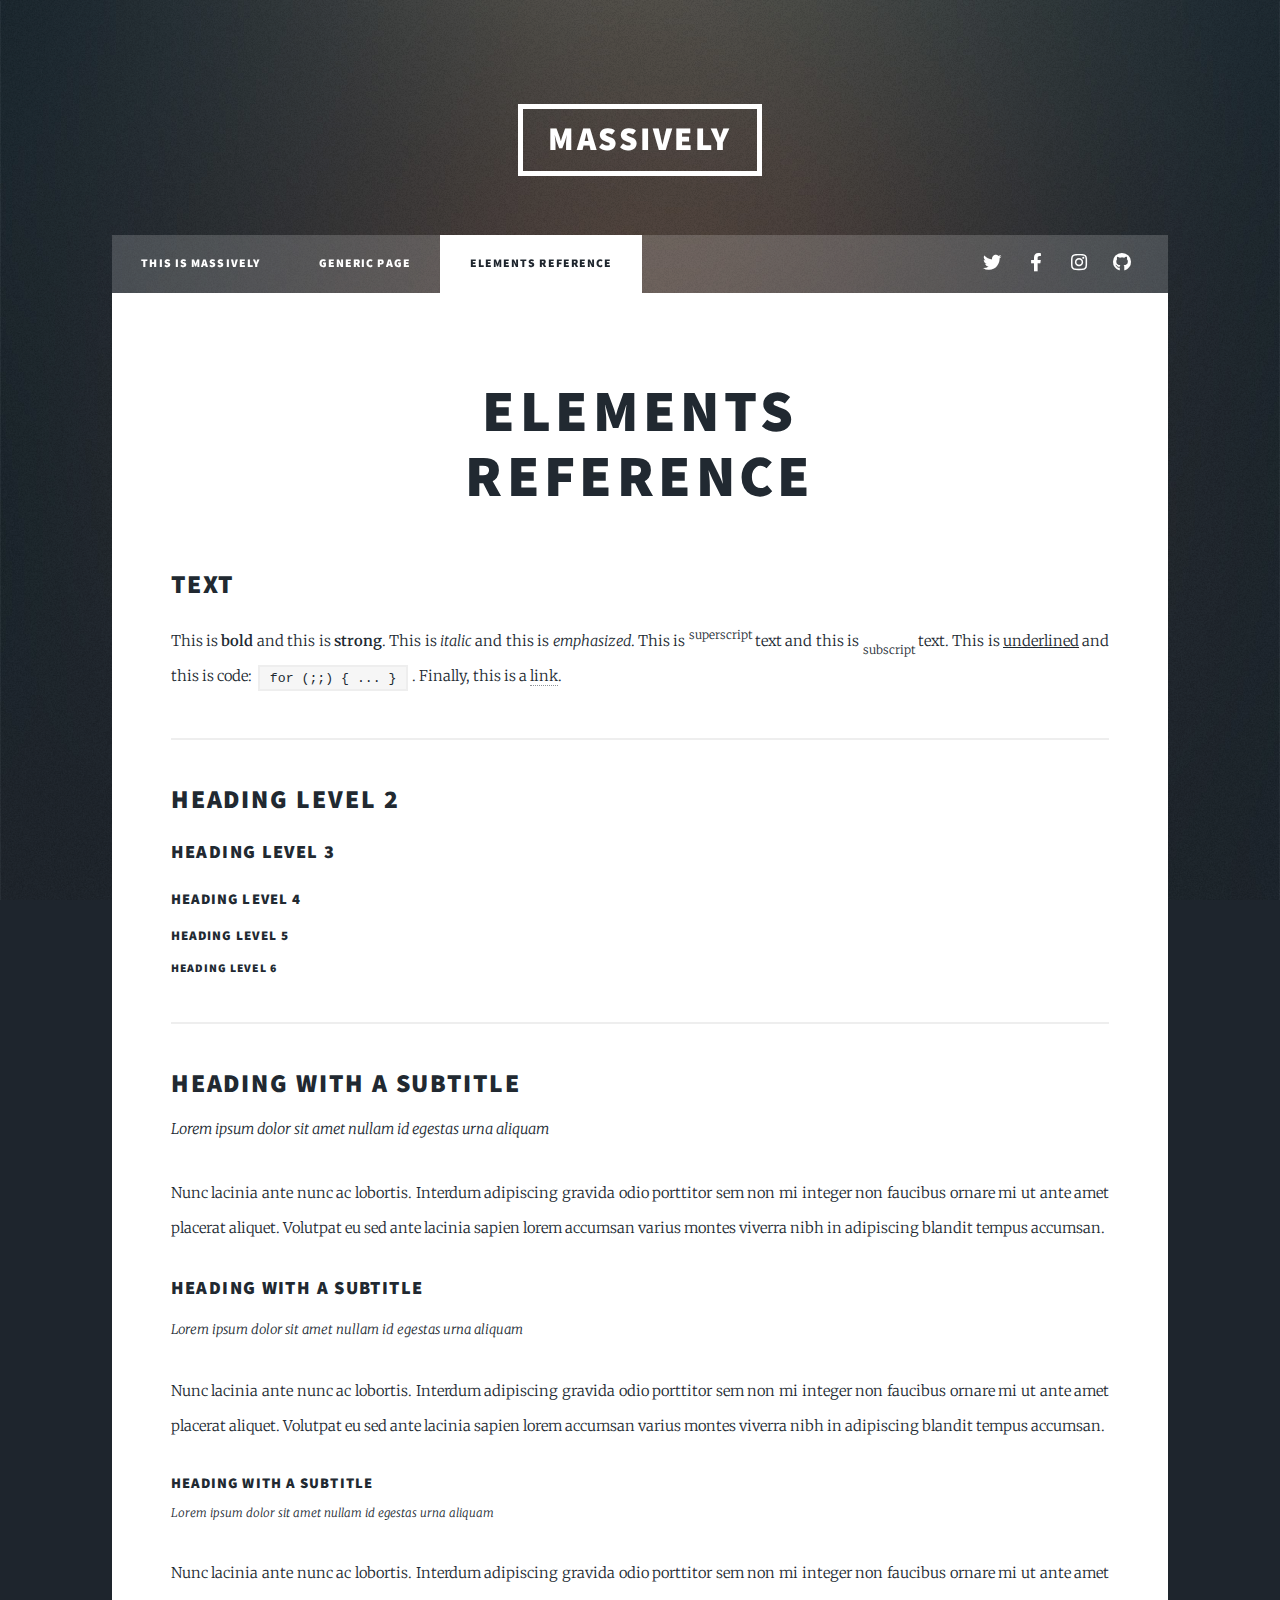
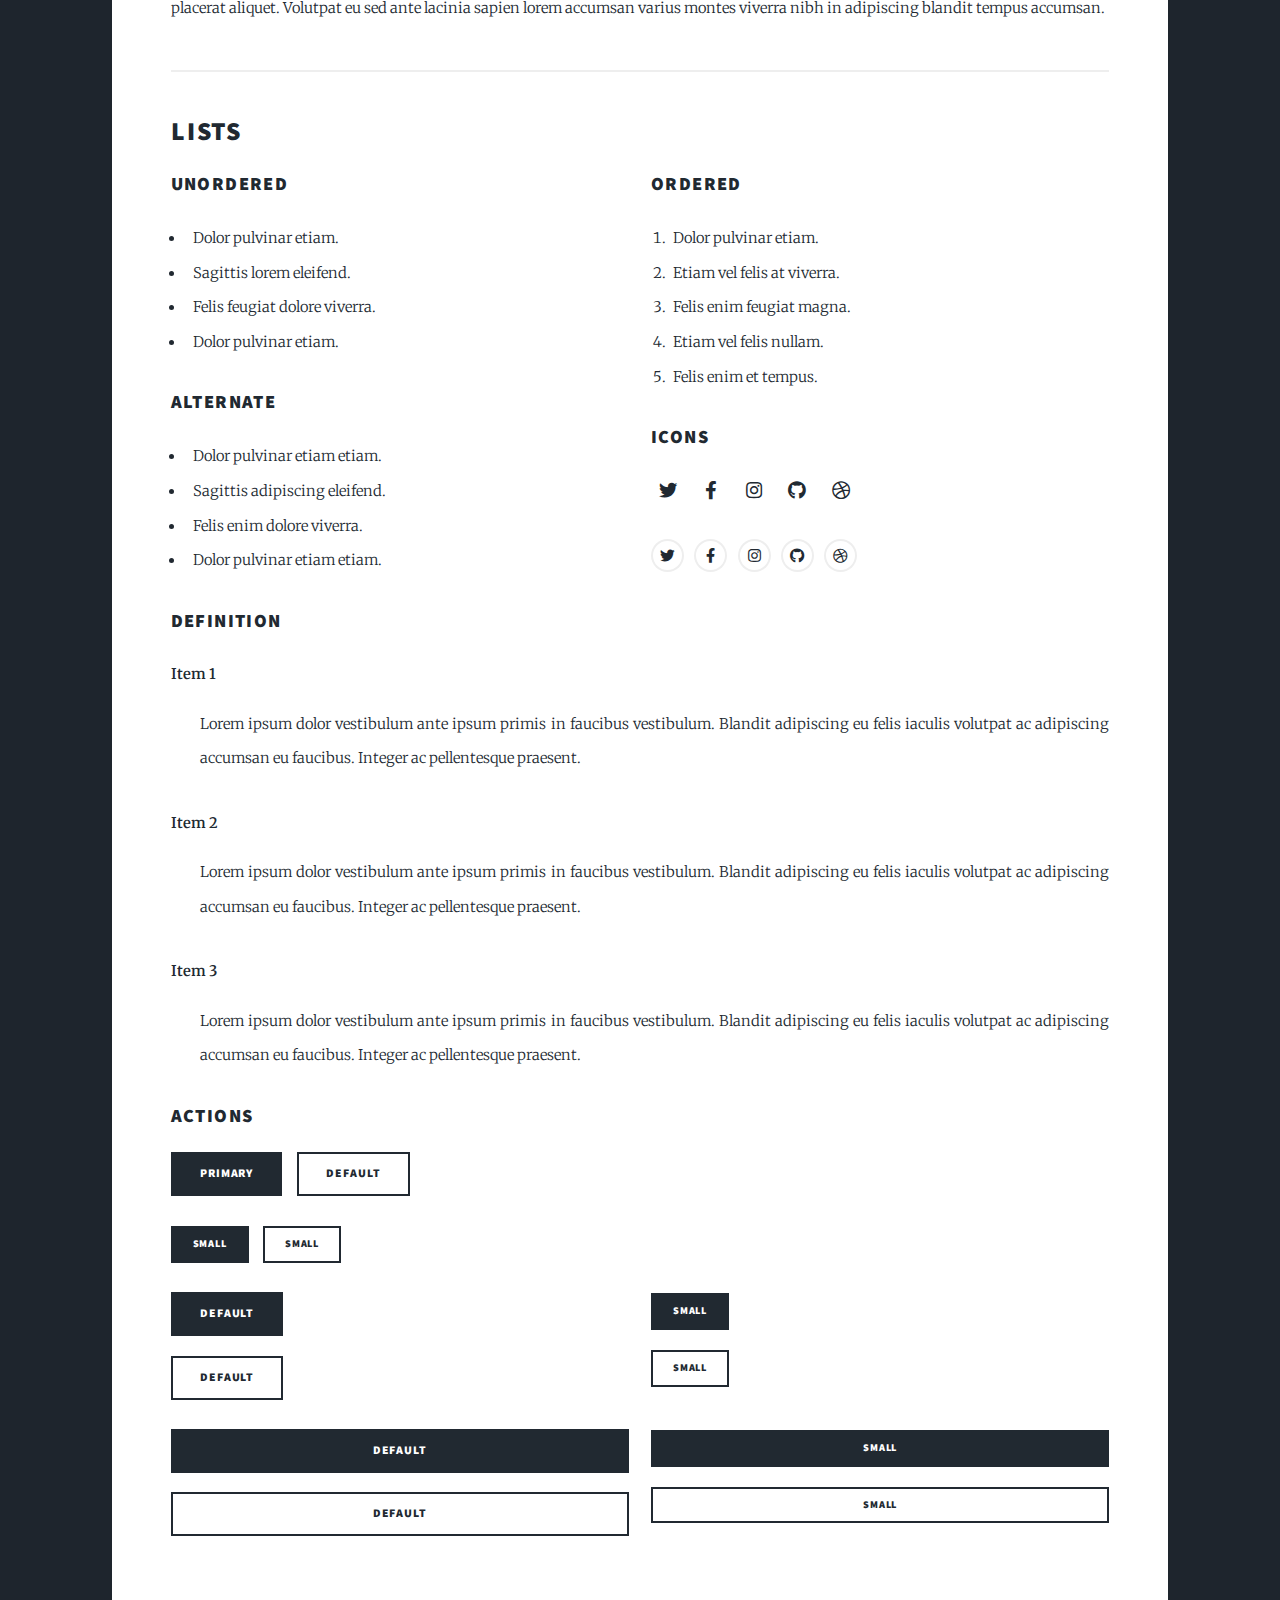
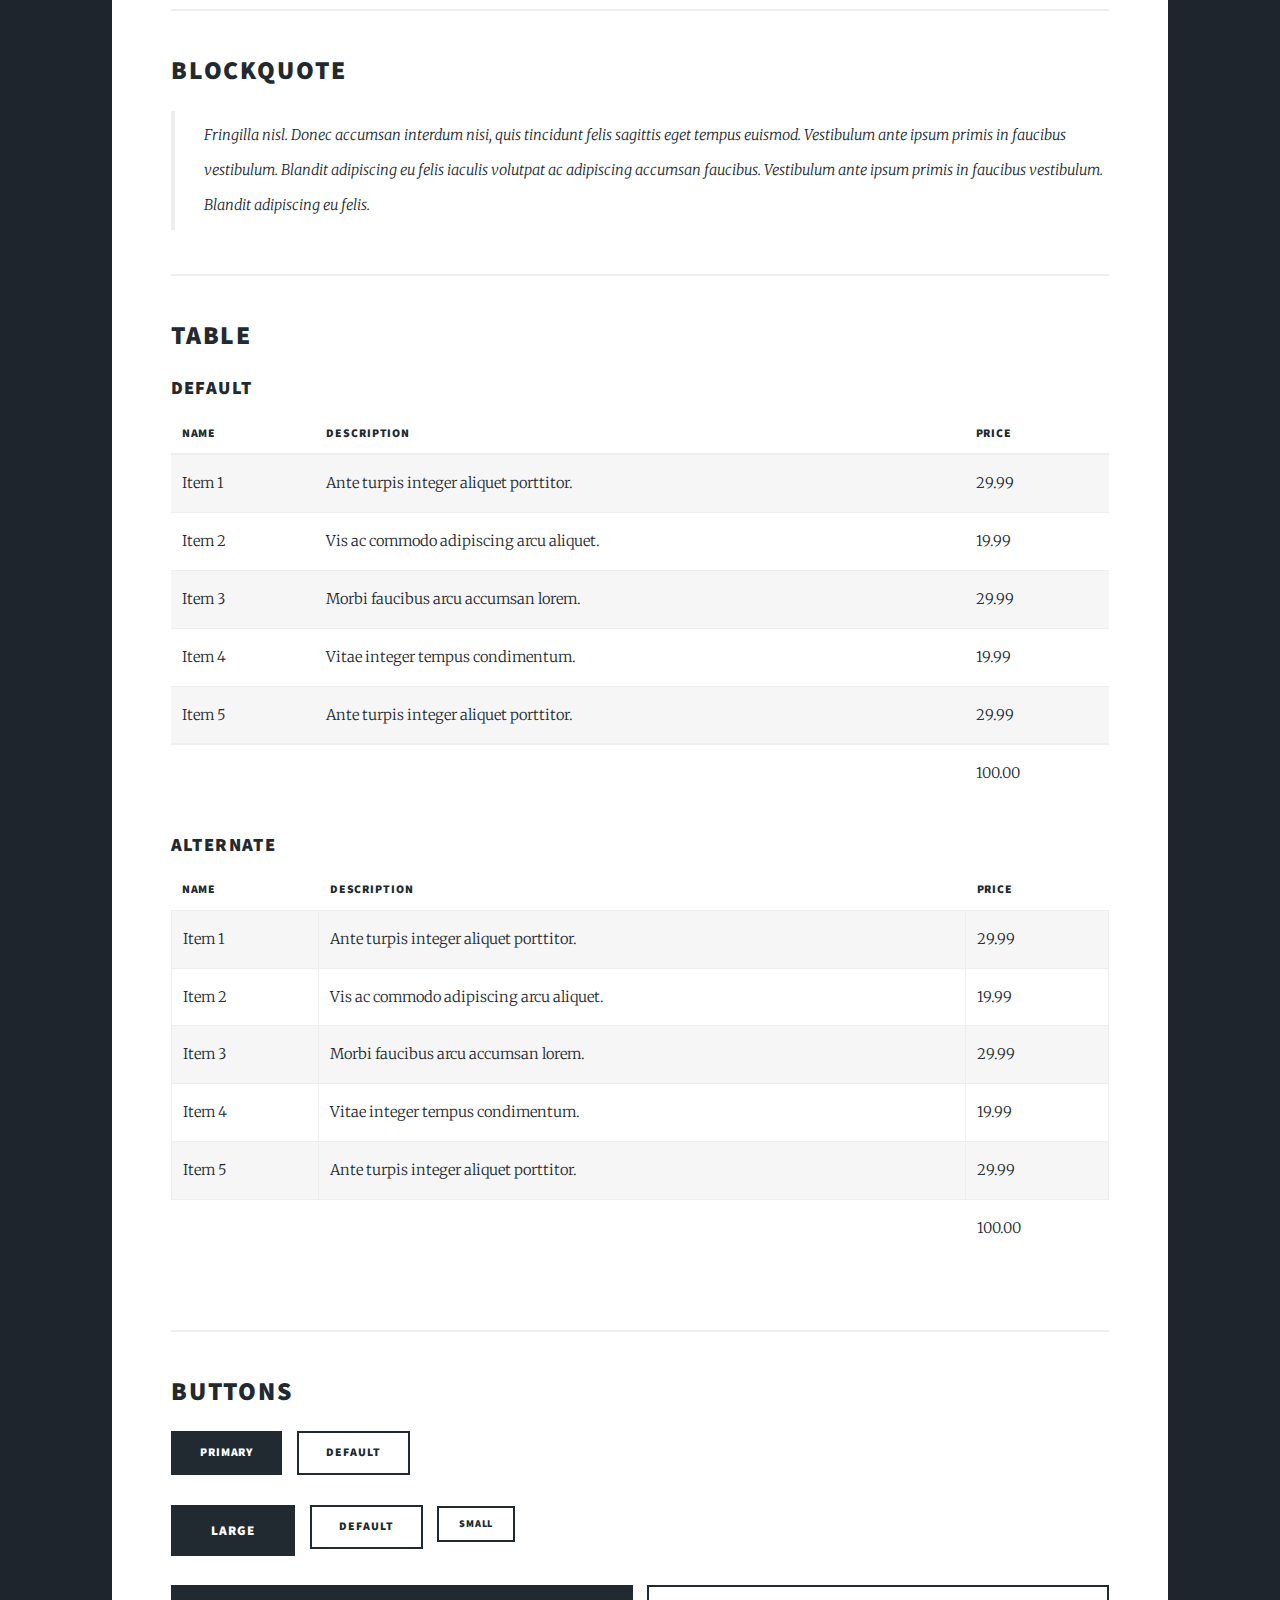
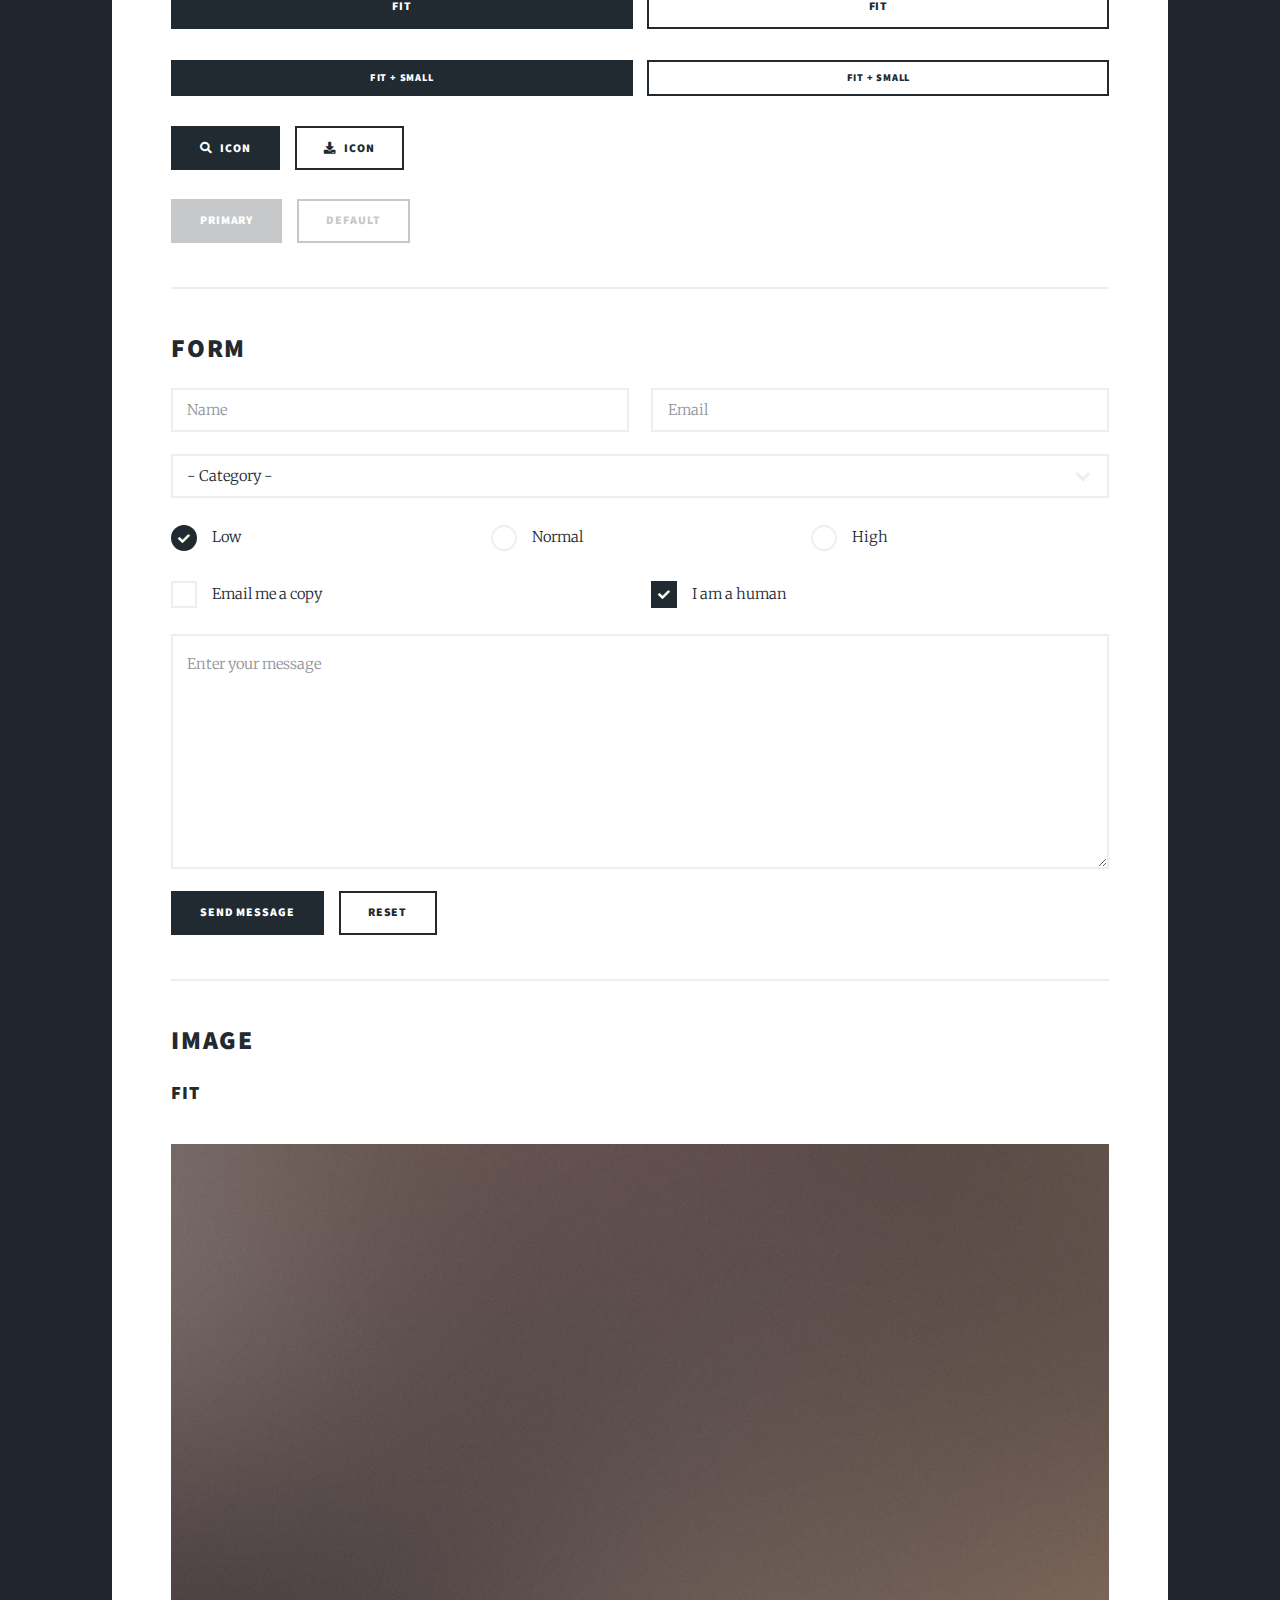
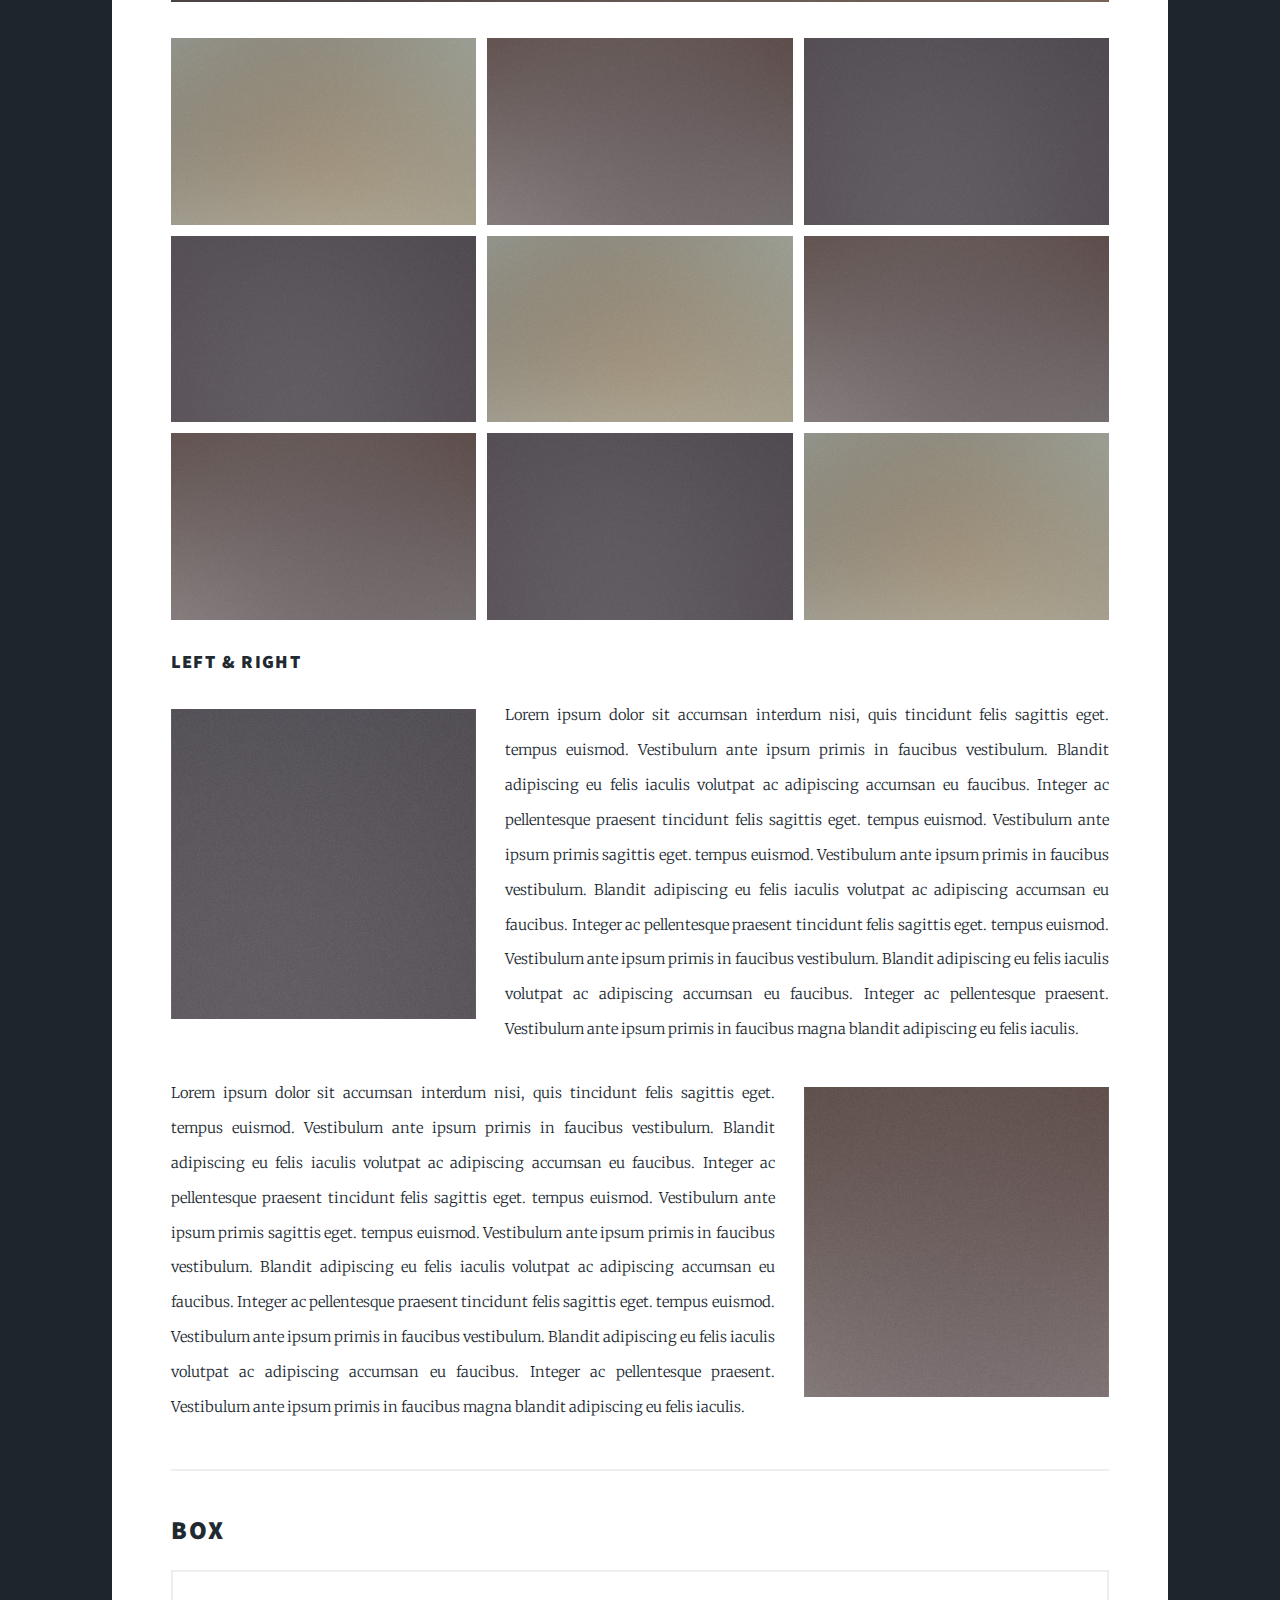
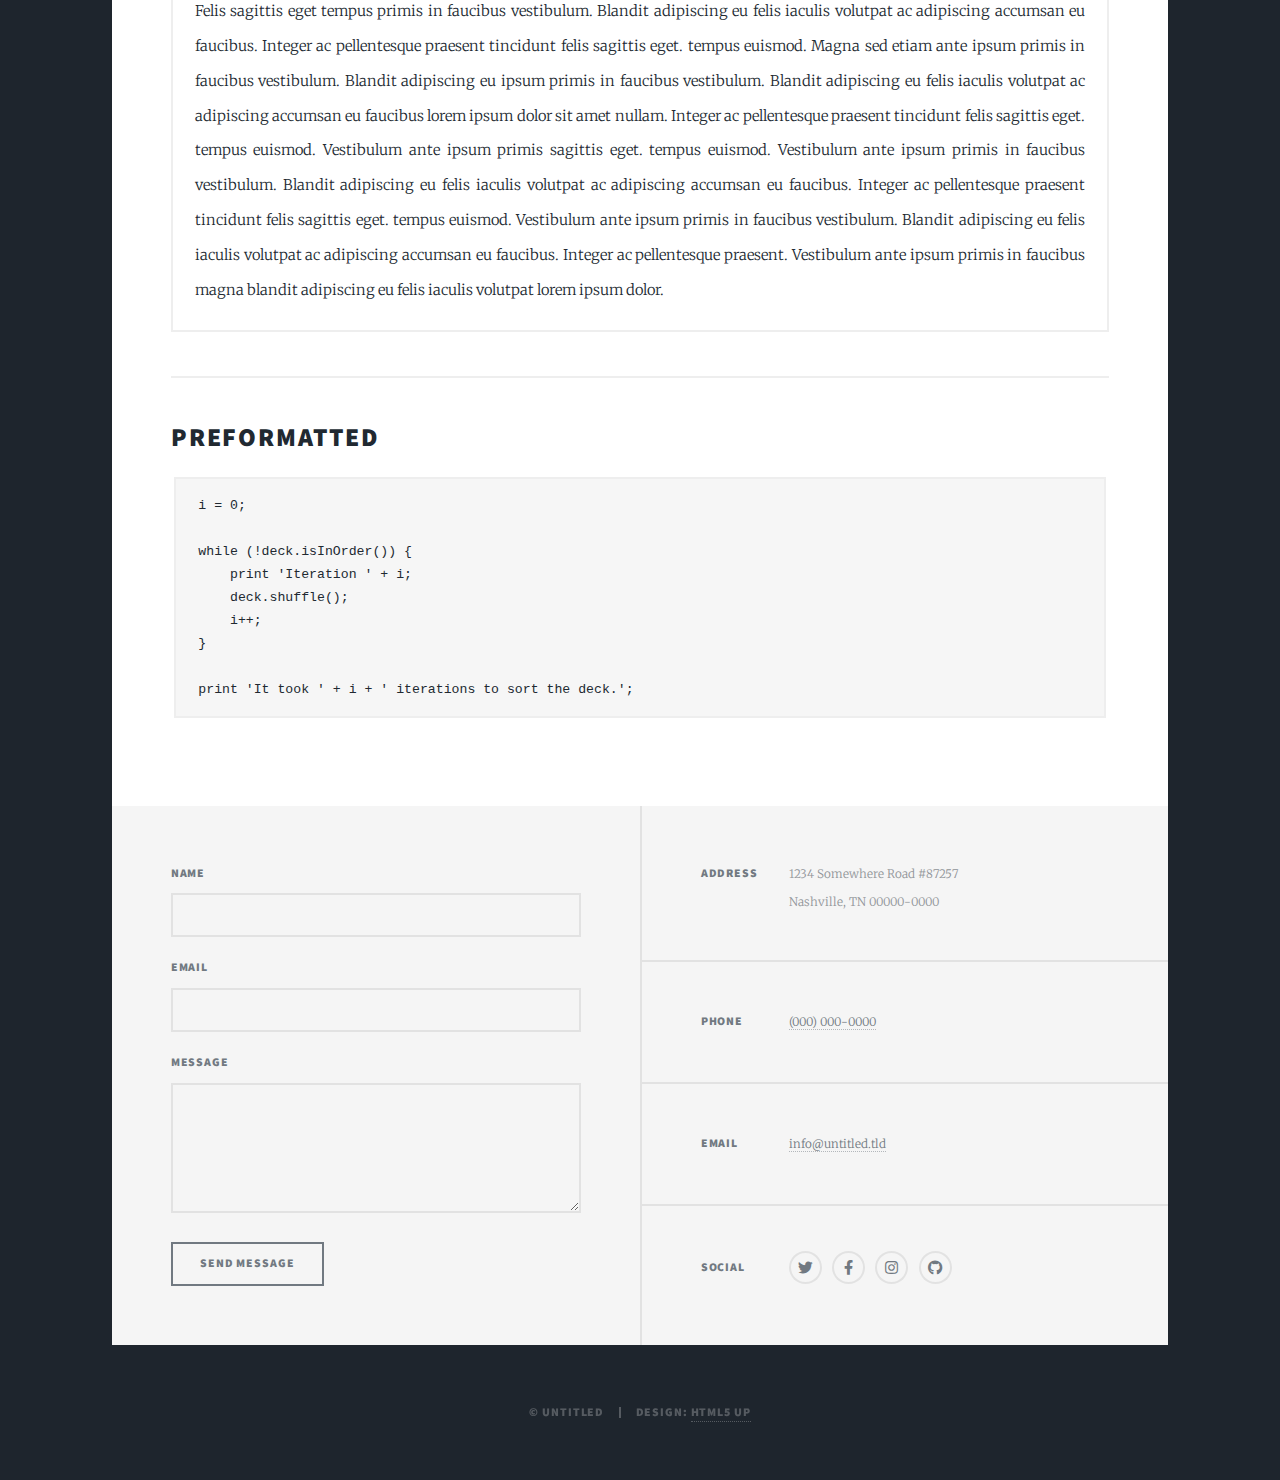
<file: elements.html>
<!DOCTYPE HTML>
<!--
	Massively by HTML5 UP
	html5up.net | @ajlkn
	Free for personal and commercial use under the CCA 3.0 license (html5up.net/license)
-->
<html>
	<head>
		<title>Elements Reference - Massively by HTML5 UP</title>
		<meta charset="utf-8" />
		<meta name="viewport" content="width=device-width, initial-scale=1, user-scalable=no" />
		<link rel="stylesheet" href="assets/css/main.css" />
		<noscript><link rel="stylesheet" href="assets/css/noscript.css" /></noscript>
	</head>
	<body class="is-preload">

		<!-- Wrapper -->
			<div id="wrapper">

				<!-- Header -->
					<header id="header">
						<a href="index.html" class="logo">Massively</a>
					</header>

				<!-- Nav -->
					<nav id="nav">
						<ul class="links">
							<li><a href="index.html">This is Massively</a></li>
							<li><a href="generic.html">Generic Page</a></li>
							<li class="active"><a href="elements.html">Elements Reference</a></li>
						</ul>
						<ul class="icons">
							<li><a href="#" class="icon brands fa-twitter"><span class="label">Twitter</span></a></li>
							<li><a href="#" class="icon brands fa-facebook-f"><span class="label">Facebook</span></a></li>
							<li><a href="#" class="icon brands fa-instagram"><span class="label">Instagram</span></a></li>
							<li><a href="#" class="icon brands fa-github"><span class="label">GitHub</span></a></li>
						</ul>
					</nav>

				<!-- Main -->
					<div id="main">

						<!-- Post -->
							<section class="post">
								<header class="major">
									<h1>Elements<br />
									Reference</h1>
								</header>

								<!-- Text stuff -->
									<h2>Text</h2>
									<p>This is <b>bold</b> and this is <strong>strong</strong>. This is <i>italic</i> and this is <em>emphasized</em>.
									This is <sup>superscript</sup> text and this is <sub>subscript</sub> text.
									This is <u>underlined</u> and this is code: <code>for (;;) { ... }</code>.
									Finally, this is a <a href="#">link</a>.</p>
									<hr />
									<h2>Heading Level 2</h2>
									<h3>Heading Level 3</h3>
									<h4>Heading Level 4</h4>
									<h5>Heading Level 5</h5>
									<h6>Heading Level 6</h6>
									<hr />
									<header>
										<h2>Heading with a Subtitle</h2>
										<p>Lorem ipsum dolor sit amet nullam id egestas urna aliquam</p>
									</header>
									<p>Nunc lacinia ante nunc ac lobortis. Interdum adipiscing gravida odio porttitor sem non mi integer non faucibus ornare mi ut ante amet placerat aliquet. Volutpat eu sed ante lacinia sapien lorem accumsan varius montes viverra nibh in adipiscing blandit tempus accumsan.</p>
									<header>
										<h3>Heading with a Subtitle</h3>
										<p>Lorem ipsum dolor sit amet nullam id egestas urna aliquam</p>
									</header>
									<p>Nunc lacinia ante nunc ac lobortis. Interdum adipiscing gravida odio porttitor sem non mi integer non faucibus ornare mi ut ante amet placerat aliquet. Volutpat eu sed ante lacinia sapien lorem accumsan varius montes viverra nibh in adipiscing blandit tempus accumsan.</p>
									<header>
										<h4>Heading with a Subtitle</h4>
										<p>Lorem ipsum dolor sit amet nullam id egestas urna aliquam</p>
									</header>
									<p>Nunc lacinia ante nunc ac lobortis. Interdum adipiscing gravida odio porttitor sem non mi integer non faucibus ornare mi ut ante amet placerat aliquet. Volutpat eu sed ante lacinia sapien lorem accumsan varius montes viverra nibh in adipiscing blandit tempus accumsan.</p>

									<hr />

								<!-- Lists -->
									<h2>Lists</h2>
									<div class="row">
										<div class="col-6 col-12-small">

											<h3>Unordered</h3>
											<ul>
												<li>Dolor pulvinar etiam.</li>
												<li>Sagittis lorem eleifend.</li>
												<li>Felis feugiat dolore viverra.</li>
												<li>Dolor pulvinar etiam.</li>
											</ul>

											<h3>Alternate</h3>
											<ul class="alt">
												<li>Dolor pulvinar etiam etiam.</li>
												<li>Sagittis adipiscing eleifend.</li>
												<li>Felis enim dolore viverra.</li>
												<li>Dolor pulvinar etiam etiam.</li>
											</ul>

										</div>
										<div class="col-6 col-12-small">

											<h3>Ordered</h3>
											<ol>
												<li>Dolor pulvinar etiam.</li>
												<li>Etiam vel felis at viverra.</li>
												<li>Felis enim feugiat magna.</li>
												<li>Etiam vel felis nullam.</li>
												<li>Felis enim et tempus.</li>
											</ol>

											<h3>Icons</h3>
											<ul class="icons">
												<li><a href="#" class="icon brands fa-twitter"><span class="label">Twitter</span></a></li>
												<li><a href="#" class="icon brands fa-facebook-f"><span class="label">Facebook</span></a></li>
												<li><a href="#" class="icon brands fa-instagram"><span class="label">Instagram</span></a></li>
												<li><a href="#" class="icon brands fa-github"><span class="label">Github</span></a></li>
												<li><a href="#" class="icon brands fa-dribbble"><span class="label">Dribbble</span></a></li>
											</ul>
											<ul class="icons alt">
												<li><a href="#" class="icon brands alt fa-twitter"><span class="label">Twitter</span></a></li>
												<li><a href="#" class="icon brands alt fa-facebook-f"><span class="label">Facebook</span></a></li>
												<li><a href="#" class="icon brands alt fa-instagram"><span class="label">Instagram</span></a></li>
												<li><a href="#" class="icon brands alt fa-github"><span class="label">Github</span></a></li>
												<li><a href="#" class="icon brands alt fa-dribbble"><span class="label">Dribbble</span></a></li>
											</ul>

										</div>
									</div>
									<h3>Definition</h3>
									<dl>
										<dt>Item 1</dt>
										<dd>
											<p>Lorem ipsum dolor vestibulum ante ipsum primis in faucibus vestibulum. Blandit adipiscing eu felis iaculis volutpat ac adipiscing accumsan eu faucibus. Integer ac pellentesque praesent.</p>
										</dd>
										<dt>Item 2</dt>
										<dd>
											<p>Lorem ipsum dolor vestibulum ante ipsum primis in faucibus vestibulum. Blandit adipiscing eu felis iaculis volutpat ac adipiscing accumsan eu faucibus. Integer ac pellentesque praesent.</p>
										</dd>
										<dt>Item 3</dt>
										<dd>
											<p>Lorem ipsum dolor vestibulum ante ipsum primis in faucibus vestibulum. Blandit adipiscing eu felis iaculis volutpat ac adipiscing accumsan eu faucibus. Integer ac pellentesque praesent.</p>
										</dd>
									</dl>

									<h3>Actions</h3>
									<ul class="actions">
										<li><a href="#" class="button primary">Primary</a></li>
										<li><a href="#" class="button">Default</a></li>
									</ul>
									<ul class="actions small">
										<li><a href="#" class="button primary small">Small</a></li>
										<li><a href="#" class="button small">Small</a></li>
									</ul>
									<div class="row">
										<div class="col-6 col-12-small">
											<ul class="actions stacked">
												<li><a href="#" class="button primary">Default</a></li>
												<li><a href="#" class="button">Default</a></li>
											</ul>
										</div>
										<div class="col-6 col-12-small">
											<ul class="actions stacked">
												<li><a href="#" class="button primary small">Small</a></li>
												<li><a href="#" class="button small">Small</a></li>
											</ul>
										</div>
									</div>
									<div class="row">
										<div class="col-6 col-12-small">
											<ul class="actions stacked">
												<li><a href="#" class="button primary fit">Default</a></li>
												<li><a href="#" class="button fit">Default</a></li>
											</ul>
										</div>
										<div class="col-6 col-12-small">
											<ul class="actions stacked">
												<li><a href="#" class="button primary small fit">Small</a></li>
												<li><a href="#" class="button small fit">Small</a></li>
											</ul>
										</div>
									</div>

									<hr />

								<!-- Blockquote -->
									<h2>Blockquote</h2>
									<blockquote>Fringilla nisl. Donec accumsan interdum nisi, quis tincidunt felis sagittis eget tempus euismod. Vestibulum ante ipsum primis in faucibus vestibulum. Blandit adipiscing eu felis iaculis volutpat ac adipiscing accumsan faucibus. Vestibulum ante ipsum primis in faucibus vestibulum. Blandit adipiscing eu felis.</blockquote>

									<hr />

								<!-- Table -->
									<h2>Table</h2>

									<h3>Default</h3>
									<div class="table-wrapper">
										<table>
											<thead>
												<tr>
													<th>Name</th>
													<th>Description</th>
													<th>Price</th>
												</tr>
											</thead>
											<tbody>
												<tr>
													<td>Item 1</td>
													<td>Ante turpis integer aliquet porttitor.</td>
													<td>29.99</td>
												</tr>
												<tr>
													<td>Item 2</td>
													<td>Vis ac commodo adipiscing arcu aliquet.</td>
													<td>19.99</td>
												</tr>
												<tr>
													<td>Item 3</td>
													<td> Morbi faucibus arcu accumsan lorem.</td>
													<td>29.99</td>
												</tr>
												<tr>
													<td>Item 4</td>
													<td>Vitae integer tempus condimentum.</td>
													<td>19.99</td>
												</tr>
												<tr>
													<td>Item 5</td>
													<td>Ante turpis integer aliquet porttitor.</td>
													<td>29.99</td>
												</tr>
											</tbody>
											<tfoot>
												<tr>
													<td colspan="2"></td>
													<td>100.00</td>
												</tr>
											</tfoot>
										</table>
									</div>

									<h3>Alternate</h3>
									<div class="table-wrapper">
										<table class="alt">
											<thead>
												<tr>
													<th>Name</th>
													<th>Description</th>
													<th>Price</th>
												</tr>
											</thead>
											<tbody>
												<tr>
													<td>Item 1</td>
													<td>Ante turpis integer aliquet porttitor.</td>
													<td>29.99</td>
												</tr>
												<tr>
													<td>Item 2</td>
													<td>Vis ac commodo adipiscing arcu aliquet.</td>
													<td>19.99</td>
												</tr>
												<tr>
													<td>Item 3</td>
													<td> Morbi faucibus arcu accumsan lorem.</td>
													<td>29.99</td>
												</tr>
												<tr>
													<td>Item 4</td>
													<td>Vitae integer tempus condimentum.</td>
													<td>19.99</td>
												</tr>
												<tr>
													<td>Item 5</td>
													<td>Ante turpis integer aliquet porttitor.</td>
													<td>29.99</td>
												</tr>
											</tbody>
											<tfoot>
												<tr>
													<td colspan="2"></td>
													<td>100.00</td>
												</tr>
											</tfoot>
										</table>
									</div>

									<hr />

								<!-- Buttons -->
									<h2>Buttons</h2>
									<ul class="actions">
										<li><a href="#" class="button primary">Primary</a></li>
										<li><a href="#" class="button">Default</a></li>
									</ul>
									<ul class="actions">
										<li><a href="#" class="button primary large">Large</a></li>
										<li><a href="#" class="button">Default</a></li>
										<li><a href="#" class="button small">Small</a></li>
									</ul>
									<ul class="actions fit">
										<li><a href="#" class="button primary fit">Fit</a></li>
										<li><a href="#" class="button fit">Fit</a></li>
									</ul>
									<ul class="actions fit small">
										<li><a href="#" class="button primary fit small">Fit + Small</a></li>
										<li><a href="#" class="button fit small">Fit + Small</a></li>
									</ul>
									<ul class="actions">
										<li><a href="#" class="button primary icon solid fa-search">Icon</a></li>
										<li><a href="#" class="button icon solid fa-download">Icon</a></li>
									</ul>
									<ul class="actions">
										<li><span class="button primary disabled">Primary</span></li>
										<li><span class="button disabled">Default</span></li>
									</ul>

									<hr />

								<!-- Form -->
									<h2>Form</h2>

									<form method="post" action="#">
										<div class="row gtr-uniform">
											<div class="col-6 col-12-xsmall">
												<input type="text" name="demo-name" id="demo-name" value="" placeholder="Name" />
											</div>
											<div class="col-6 col-12-xsmall">
												<input type="email" name="demo-email" id="demo-email" value="" placeholder="Email" />
											</div>
											<!-- Break -->
											<div class="col-12">
												<select name="demo-category" id="demo-category">
													<option value="">- Category -</option>
													<option value="1">Manufacturing</option>
													<option value="1">Shipping</option>
													<option value="1">Administration</option>
													<option value="1">Human Resources</option>
												</select>
											</div>
											<!-- Break -->
											<div class="col-4 col-12-small">
												<input type="radio" id="demo-priority-low" name="demo-priority" checked>
												<label for="demo-priority-low">Low</label>
											</div>
											<div class="col-4 col-12-small">
												<input type="radio" id="demo-priority-normal" name="demo-priority">
												<label for="demo-priority-normal">Normal</label>
											</div>
											<div class="col-4 col-12-small">
												<input type="radio" id="demo-priority-high" name="demo-priority">
												<label for="demo-priority-high">High</label>
											</div>
											<!-- Break -->
											<div class="col-6 col-12-small">
												<input type="checkbox" id="demo-copy" name="demo-copy">
												<label for="demo-copy">Email me a copy</label>
											</div>
											<div class="col-6 col-12-small">
												<input type="checkbox" id="demo-human" name="demo-human" checked>
												<label for="demo-human">I am a human</label>
											</div>
											<!-- Break -->
											<div class="col-12">
												<textarea name="demo-message" id="demo-message" placeholder="Enter your message" rows="6"></textarea>
											</div>
											<!-- Break -->
											<div class="col-12">
												<ul class="actions">
													<li><input type="submit" value="Send Message" class="primary" /></li>
													<li><input type="reset" value="Reset" /></li>
												</ul>
											</div>
										</div>
									</form>

									<hr />

								<!-- Image -->
									<h2>Image</h2>

									<h3>Fit</h3>
									<span class="image fit"><img src="images/pic01.jpg" alt="" /></span>
									<div class="box alt">
										<div class="row gtr-50 gtr-uniform">
											<div class="col-4"><span class="image fit"><img src="images/pic02.jpg" alt="" /></span></div>
											<div class="col-4"><span class="image fit"><img src="images/pic03.jpg" alt="" /></span></div>
											<div class="col-4"><span class="image fit"><img src="images/pic04.jpg" alt="" /></span></div>
											<!-- Break -->
											<div class="col-4"><span class="image fit"><img src="images/pic04.jpg" alt="" /></span></div>
											<div class="col-4"><span class="image fit"><img src="images/pic02.jpg" alt="" /></span></div>
											<div class="col-4"><span class="image fit"><img src="images/pic03.jpg" alt="" /></span></div>
											<!-- Break -->
											<div class="col-4"><span class="image fit"><img src="images/pic03.jpg" alt="" /></span></div>
											<div class="col-4"><span class="image fit"><img src="images/pic04.jpg" alt="" /></span></div>
											<div class="col-4"><span class="image fit"><img src="images/pic02.jpg" alt="" /></span></div>
										</div>
									</div>

									<h3>Left &amp; Right</h3>
									<p><span class="image left"><img src="images/pic08.jpg" alt="" /></span>Lorem ipsum dolor sit accumsan interdum nisi, quis tincidunt felis sagittis eget. tempus euismod. Vestibulum ante ipsum primis in faucibus vestibulum. Blandit adipiscing eu felis iaculis volutpat ac adipiscing accumsan eu faucibus. Integer ac pellentesque praesent tincidunt felis sagittis eget. tempus euismod. Vestibulum ante ipsum primis sagittis eget. tempus euismod. Vestibulum ante ipsum primis in faucibus vestibulum. Blandit adipiscing eu felis iaculis volutpat ac adipiscing accumsan eu faucibus. Integer ac pellentesque praesent tincidunt felis sagittis eget. tempus euismod. Vestibulum ante ipsum primis in faucibus vestibulum. Blandit adipiscing eu felis iaculis volutpat ac adipiscing accumsan eu faucibus. Integer ac pellentesque praesent. Vestibulum ante ipsum primis in faucibus magna blandit adipiscing eu felis iaculis.</p>
									<p><span class="image right"><img src="images/pic09.jpg" alt="" /></span>Lorem ipsum dolor sit accumsan interdum nisi, quis tincidunt felis sagittis eget. tempus euismod. Vestibulum ante ipsum primis in faucibus vestibulum. Blandit adipiscing eu felis iaculis volutpat ac adipiscing accumsan eu faucibus. Integer ac pellentesque praesent tincidunt felis sagittis eget. tempus euismod. Vestibulum ante ipsum primis sagittis eget. tempus euismod. Vestibulum ante ipsum primis in faucibus vestibulum. Blandit adipiscing eu felis iaculis volutpat ac adipiscing accumsan eu faucibus. Integer ac pellentesque praesent tincidunt felis sagittis eget. tempus euismod. Vestibulum ante ipsum primis in faucibus vestibulum. Blandit adipiscing eu felis iaculis volutpat ac adipiscing accumsan eu faucibus. Integer ac pellentesque praesent. Vestibulum ante ipsum primis in faucibus magna blandit adipiscing eu felis iaculis.</p>

									<hr />

								<!-- Box -->
									<h2>Box</h2>
									<div class="box">
										<p>Felis sagittis eget tempus primis in faucibus vestibulum. Blandit adipiscing eu felis iaculis volutpat ac adipiscing accumsan eu faucibus. Integer ac pellentesque praesent tincidunt felis sagittis eget. tempus euismod. Magna sed etiam ante ipsum primis in faucibus vestibulum. Blandit adipiscing eu ipsum primis in faucibus vestibulum. Blandit adipiscing eu felis iaculis volutpat ac adipiscing accumsan eu faucibus lorem ipsum dolor sit amet nullam. Integer ac pellentesque praesent tincidunt felis sagittis eget. tempus euismod. Vestibulum ante ipsum primis sagittis eget. tempus euismod. Vestibulum ante ipsum primis in faucibus vestibulum. Blandit adipiscing eu felis iaculis volutpat ac adipiscing accumsan eu faucibus. Integer ac pellentesque praesent tincidunt felis sagittis eget. tempus euismod. Vestibulum ante ipsum primis in faucibus vestibulum. Blandit adipiscing eu felis iaculis volutpat ac adipiscing accumsan eu faucibus. Integer ac pellentesque praesent. Vestibulum ante ipsum primis in faucibus magna blandit adipiscing eu felis iaculis volutpat lorem ipsum dolor.</p>
									</div>

									<hr />

								<!-- Preformatted Code -->
									<h2>Preformatted</h2>
									<pre><code>i = 0;

while (!deck.isInOrder()) {
    print 'Iteration ' + i;
    deck.shuffle();
    i++;
}

print 'It took ' + i + ' iterations to sort the deck.';
</code></pre>

							</section>

					</div>

				<!-- Footer -->
					<footer id="footer">
						<section>
							<form method="post" action="#">
								<div class="fields">
									<div class="field">
										<label for="name">Name</label>
										<input type="text" name="name" id="name" />
									</div>
									<div class="field">
										<label for="email">Email</label>
										<input type="text" name="email" id="email" />
									</div>
									<div class="field">
										<label for="message">Message</label>
										<textarea name="message" id="message" rows="3"></textarea>
									</div>
								</div>
								<ul class="actions">
									<li><input type="submit" value="Send Message" /></li>
								</ul>
							</form>
						</section>
						<section class="split contact">
							<section class="alt">
								<h3>Address</h3>
								<p>1234 Somewhere Road #87257<br />
								Nashville, TN 00000-0000</p>
							</section>
							<section>
								<h3>Phone</h3>
								<p><a href="#">(000) 000-0000</a></p>
							</section>
							<section>
								<h3>Email</h3>
								<p><a href="#">info@untitled.tld</a></p>
							</section>
							<section>
								<h3>Social</h3>
								<ul class="icons alt">
									<li><a href="#" class="icon brands alt fa-twitter"><span class="label">Twitter</span></a></li>
									<li><a href="#" class="icon brands alt fa-facebook-f"><span class="label">Facebook</span></a></li>
									<li><a href="#" class="icon brands alt fa-instagram"><span class="label">Instagram</span></a></li>
									<li><a href="#" class="icon brands alt fa-github"><span class="label">GitHub</span></a></li>
								</ul>
							</section>
						</section>
					</footer>

				<!-- Copyright -->
					<div id="copyright">
						<ul><li>&copy; Untitled</li><li>Design: <a href="https://html5up.net">HTML5 UP</a></li></ul>
					</div>

			</div>

		<!-- Scripts -->
			<script src="assets/js/jquery.min.js"></script>
			<script src="assets/js/jquery.scrollex.min.js"></script>
			<script src="assets/js/jquery.scrolly.min.js"></script>
			<script src="assets/js/browser.min.js"></script>
			<script src="assets/js/breakpoints.min.js"></script>
			<script src="assets/js/util.js"></script>
			<script src="assets/js/main.js"></script>

	</body>
</html>
</file>
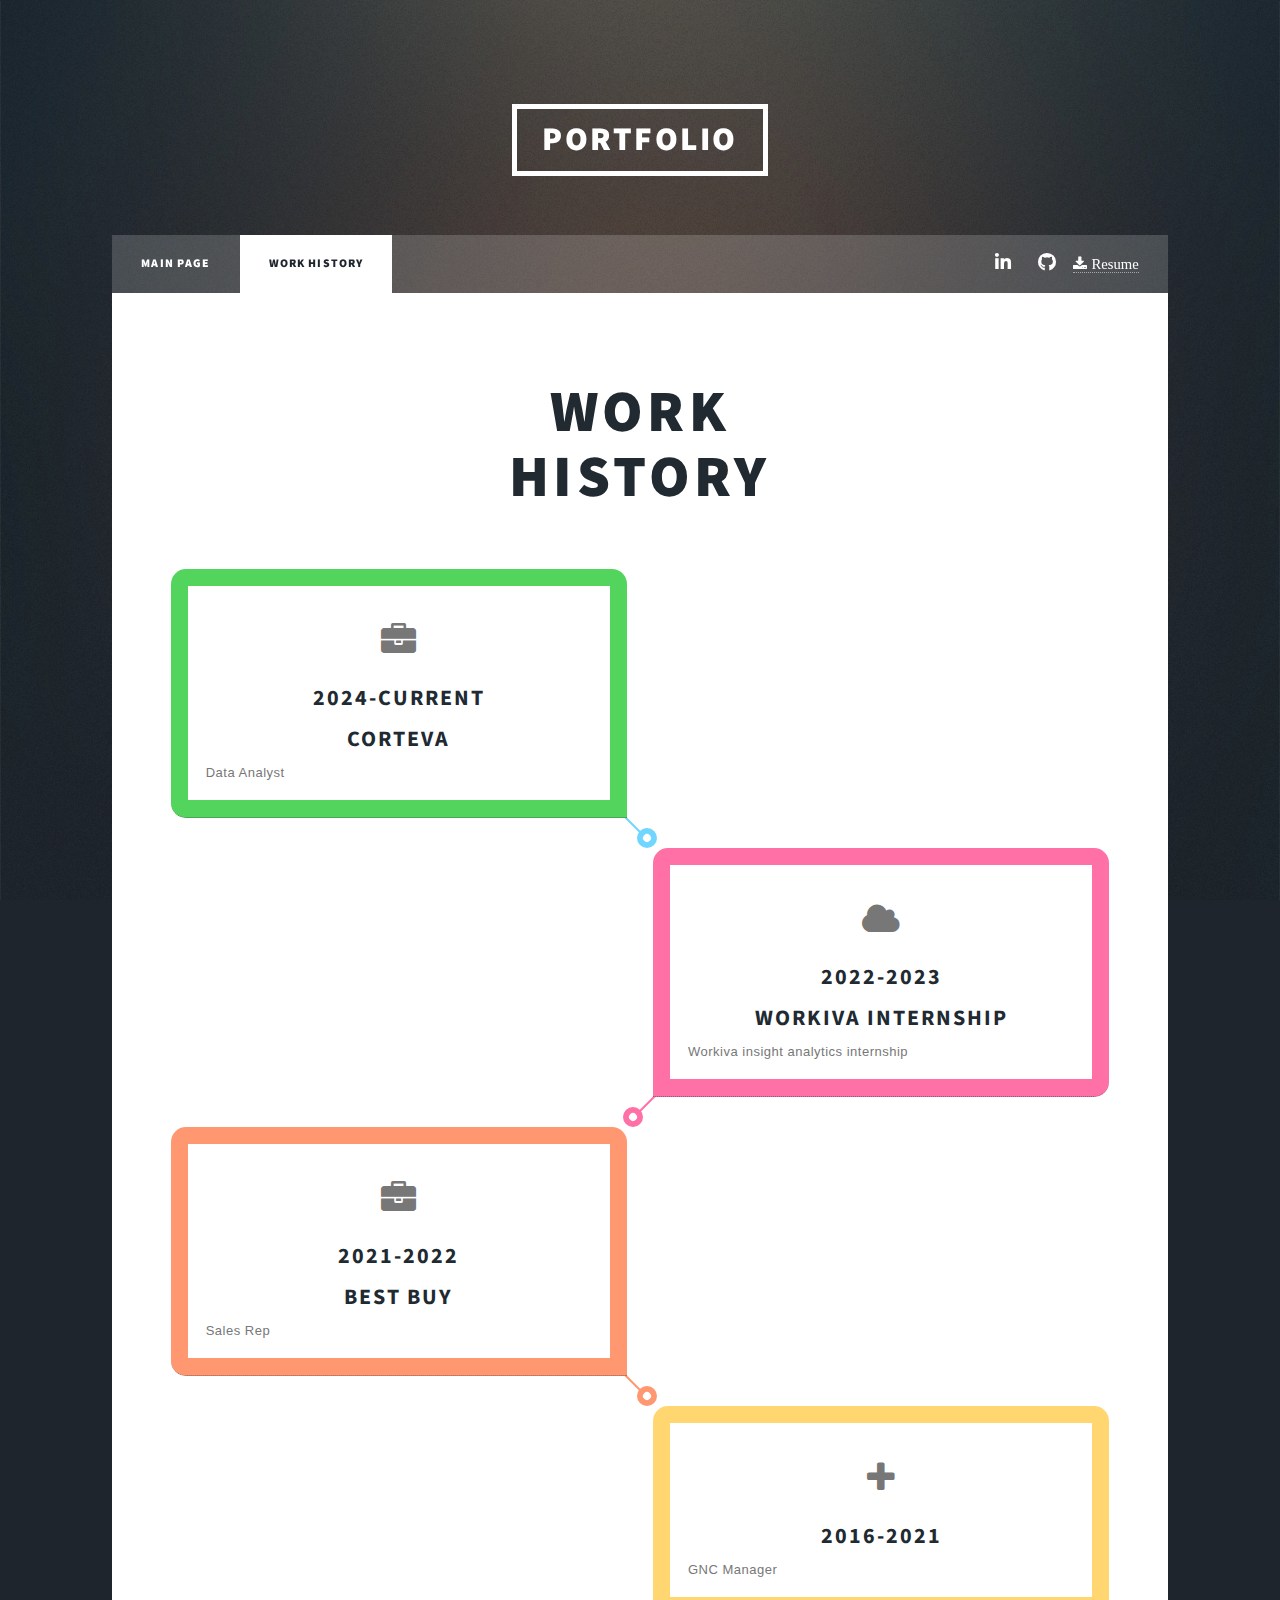
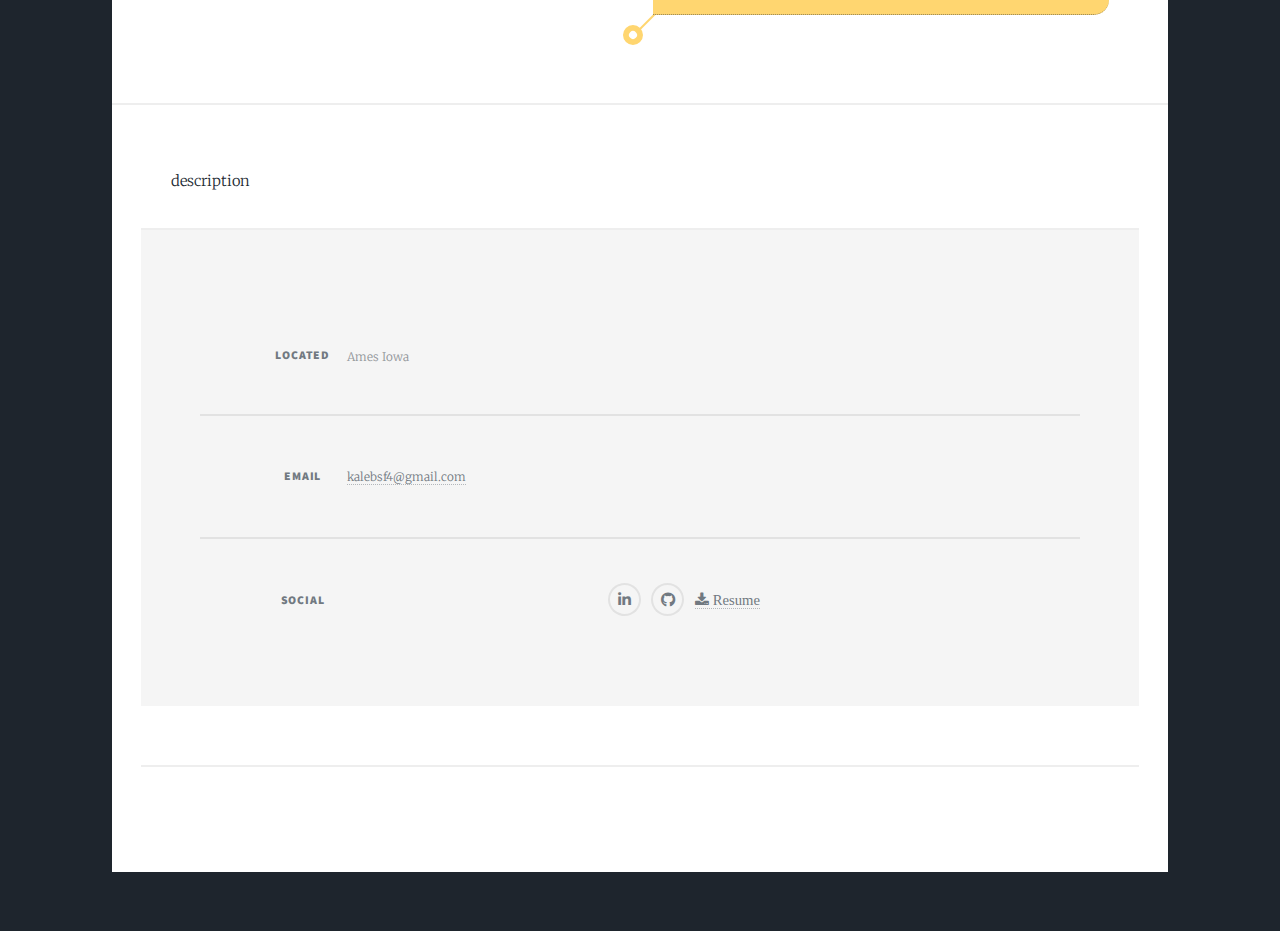
<file: generic.html>
<!DOCTYPE HTML>
<!--
	Massively by HTML5 UP
	html5up.net | @ajlkn
	Free for personal and commercial use under the CCA 3.0 license (html5up.net/license)
-->
<html>
	<head>
		<title>Work History</title>
		<meta charset="utf-8" />
		<meta name="viewport" content="width=device-width, initial-scale=1, user-scalable=no" />
		<link rel="stylesheet" href="assets/css/main.css" />
		<noscript><link rel="stylesheet" href="assets/css/noscript.css" /></noscript>
	</head>
	<body class="is-preload">
		<head>
			<title>Massively by HTML5 UP</title>
			<meta charset="utf-8" />
			<meta name="viewport" content="width=device-width, initial-scale=1, user-scalable=no" />
			<link rel="stylesheet" href="assets/css/main.css"  />
			<noscript><link rel="stylesheet" href="assets/css/noscript.css" /></noscript>
			<link href="https://cdn.jsdelivr.net/npm/bootstrap@5.3.0-alpha3/dist/css/bootstrap.min.css" rel="stylesheet" integrity="sha384-KK94CHFLLe+nY2dmCWGMq91rCGa5gtU4mk92HdvYe+M/SXH301p5ILy+dN9+nJOZ" crossorigin="anonymous">
		<script src="https://cdn.jsdelivr.net/npm/bootstrap@5.3.0-alpha3/dist/js/bootstrap.bundle.min.js" integrity="sha384-ENjdO4Dr2bkBIFxQpeoTz1HIcje39Wm4jDKdf19U8gI4ddQ3GYNS7NTKfAdVQSZe" crossorigin="anonymous"></script>
    	<link rel="stylesheet" href="https://cdnjs.cloudflare.com/ajax/libs/font-awesome/4.0.1/css/font-awesome.min.css">
		</head>
		<body class="is-preload">
		<!-- Wrapper -->
			<div id="wrapper">

				<!-- Header -->
					<header id="header">
						<a href="index.html" class="logo">Portfolio</a>
					</header>

				<!-- Nav -->
					<nav id="nav">
						<ul class="links">
							<li><a href="index.html">Main Page</a></li>
							<li class="active"><a href="generic.html">Work History</a></li>
						</ul>
						<ul class="icons">
							<li><a href="https://www.linkedin.com/in/kaleb-faas/" class="icon brands fa-linkedin"><span class="label">Instagram</span></a></li>
							<li><a href="#" class="icon brands fa-github"><span class="label">GitHub</span></a></li>
							<li><a href="images/Kaleb Faas Resume .pdf" class="fa fa-download"><span class="label"> Resume</span></a></li>
						</ul>
					</nav>

				<!-- Main -->
					<div id="main">

						<!-- Post -->
							<section class="post">
								<header class="major">
									<h1>Work<br />
									History</h1>
								</header>
								<div class="    <div class="container">
									<div class="row">
										<div class="col-md-12">
											<div class="Yearly-timeline">
												<div class="timeline">
													<a href="" class="timeline-content">
														<div class="timeline-icon"><i class="fa fa-briefcase"></i></div>    
														<h3 class="title">2024-Current</h3>
														<h4 class="title">Corteva</h4>
														<p class="description">
															Data Analyst
														</p>
													</a>
												</div>
												<div class="timeline">
													<a href="https://www.workiva.com/?utm_medium=Search&utm_type=Paid&utm_source=Google&utm_campaign=Evergreen-TOFU&utm_geo=North-America&utm_segment=Brand&gad=1" class="timeline-content">
														<div class="timeline-icon"><i class="fa fa-cloud"></i></div>
														<h3 class="title">2022-2023</h3>
															<h4 class="title">Workiva Internship</h4>
														<p class="description">
															Workiva insight analytics internship
														</p>
													</a>
												</div>
												<div class="timeline">
													<a href="" class="timeline-content">
														<div class="timeline-icon"><i class="fa fa-briefcase"></i></div>    
														<h3 class="title">2021-2022</h3>
														<h4 class="title">Best Buy</h4>
														<p class="description">
															Sales Rep
														</p>
													</a>
												</div>
												<div class="timeline">
													<a href="" class="timeline-content">
														<div class="timeline-icon"><i class="fa fa-plus"></i></div>    
														<h3 class="title">2016-2021</h3>
														<p class="description">
															GNC Manager
														</p>
													</a>
												</div>
											</div>
										</div>
									</div>
								</div>
							</section>
						<p>description</p>
				<!-- Footer -->
				<footer id="footer">
					<section class="split contact">
						<section class="alt">
							<h3>Located</h3>
							<p>Ames Iowa<br /></p>
						</section>
						<section>
							<h3>Email</h3>
							<p><a href="https://mail.google.com/mail/u/0/#inbox">kalebsf4@gmail.com</a></p>
						</section>
						<section>
							<h3>Social</h3>
							<ul class="icons alt">
								<li><a href="https://www.linkedin.com/in/kaleb-faas/" class="icon brands alt fa-linkedin"><span class="label">Instagram</span></a></li>
								<li><a href="https://www.linkedin.com/in/kaleb-faas/" class="icon brands alt fa-github"><span class="label">GitHub</span></a></li>
								<li><a href="images/Kaleb Faas Resume .pdf" class="fa fa-download"><span class="label"> Resume</span></a></li>
							</ul>
						</section>
					</section>
				</footer>

				<!-- Copyright -->
					<div id="copyright">
						<ul><li>&copy; Untitled</li><li>Design: <a href="https://html5up.net">HTML5 UP</a></li></ul>
					</div>

			</div>

		<!-- Scripts -->
			<script src="assets/js/jquery.min.js"></script>
			<script src="assets/js/jquery.scrollex.min.js"></script>
			<script src="assets/js/jquery.scrolly.min.js"></script>
			<script src="assets/js/browser.min.js"></script>
			<script src="assets/js/breakpoints.min.js"></script>
			<script src="assets/js/util.js"></script>
			<script src="assets/js/main.js"></script>

	</body>
</html>
</file>
<file: assets/css/main.css>
@import url(fontawesome-all.min.css);
@import url("https://fonts.googleapis.com/css?family=Merriweather:300,700,300italic,700italic|Source+Sans+Pro:900");

/*
	Massively by HTML5 UP
	html5up.net | @ajlkn
	Free for personal and commercial use under the CCA 3.0 license (html5up.net/license)
*/

html, body, div, span, applet, object,
iframe, h1, h2, h3, h4, h5, h6, p, blockquote,
pre, a, abbr, acronym, address, big, cite,
code, del, dfn, em, img, ins, kbd, q, s, samp,
small, strike, strong, sub, sup, tt, var, b,
u, i, center, dl, dt, dd, ol, ul, li, fieldset,
form, label, legend, table, caption, tbody,
tfoot, thead, tr, th, td, article, aside,
canvas, details, embed, figure, figcaption,
footer, header, hgroup, menu, nav, output, ruby,
section, summary, time, mark, audio, video {
	margin: 0;
	padding: 0;
	border: 0;
	font-size: 100%;
	font: inherit;
	vertical-align: baseline;}

article, aside, details, figcaption, figure,
footer, header, hgroup, menu, nav, section {
	display: block;}

body {
	line-height: 1;
}

ol, ul {
	list-style: none;
}

blockquote, q {
	quotes: none;
}

	blockquote:before, blockquote:after, q:before, q:after {
		content: '';
		content: none;
	}

table {
	border-collapse: collapse;
	border-spacing: 0;
}

body {
	-webkit-text-size-adjust: none;
}

mark {
	background-color: transparent;
	color: inherit;
}

input::-moz-focus-inner {
	border: 0;
	padding: 0;
}

input, select, textarea {
	-moz-appearance: none;
	-webkit-appearance: none;
	-ms-appearance: none;
	appearance: none;
}

/* Basic */

	@-ms-viewport {
		width: device-width;
	}

	body {
		-ms-overflow-style: scrollbar;
	}

	@media screen and (max-width: 480px) {

		html, body {
			min-width: 320px;
		}

	}

	html {
		box-sizing: border-box;
	}

	*, *:before, *:after {
		box-sizing: inherit;
	}

	body {
		background-color: #1e252d;
	}

		body.is-preload *, body.is-preload *:before, body.is-preload *:after {
			-moz-animation: none !important;
			-webkit-animation: none !important;
			-ms-animation: none !important;
			animation: none !important;
			-moz-transition: none !important;
			-webkit-transition: none !important;
			-ms-transition: none !important;
			transition: none !important;
		}

/* Type */

	html {
		font-size: 16pt;
	}

		@media screen and (max-width: 1680px) {

			html {
				font-size: 12pt;
			}

		}

		@media screen and (max-width: 1280px) {

			html {
				font-size: 11pt;
			}

		}

		@media screen and (max-width: 360px) {

			html {
				font-size: 10pt;
			}

		}

	body {
		color: #212931;
	}

	body, input, select, textarea {
		font-family: "Merriweather", Georgia, serif;
		font-weight: 300;
		font-size: 1rem;
		line-height: 2.375;
	}

	a {
		-moz-transition: color 0.2s ease-in-out, background-color 0.2s ease-in-out, border-color 0.2s ease-in-out, box-shadow 0.2s ease-in-out;
		-webkit-transition: color 0.2s ease-in-out, background-color 0.2s ease-in-out, border-color 0.2s ease-in-out, box-shadow 0.2s ease-in-out;
		-ms-transition: color 0.2s ease-in-out, background-color 0.2s ease-in-out, border-color 0.2s ease-in-out, box-shadow 0.2s ease-in-out;
		transition: color 0.2s ease-in-out, background-color 0.2s ease-in-out, border-color 0.2s ease-in-out, box-shadow 0.2s ease-in-out;
		border-bottom: dotted 1px;
		text-decoration: none;
	}

		a:hover {
			border-bottom-color: transparent;
		}

	strong, b {
		font-weight: 600;
	}

	em, i {
		font-style: italic;
	}

	p {
		text-align: justify;
		margin: 0 0 2rem 0;
	}

	h1, h2, h3, h4, h5, h6 {
		font-family: "Source Sans Pro", Helvetica, sans-serif;
		font-weight: 900;
		line-height: 1.5;
		letter-spacing: 0.075em;
		text-transform: uppercase;
		margin: 0 0 1rem 0;
	}

		h1 a, h2 a, h3 a, h4 a, h5 a, h6 a {
			border-bottom: 0;
			color: inherit;
			text-decoration: none;
		}

	h1 {
		font-size: 4rem;
		line-height: 1.1;
		margin: 0 0 2rem 0;
	}

	h2 {
		font-size: 1.75rem;
		line-height: 1.3;
		margin: 0 0 1.5rem 0;
	}

	h3 {
		font-size: 1.25rem;
		margin: 0 0 1.5rem 0;
	}

	h4 {
		font-size: 1rem;
	}

	h5 {
		font-size: 0.9rem;
	}

	h6 {
		font-size: 0.8rem;
	}

	sub {
		font-size: 0.8rem;
		position: relative;
		top: 0.5rem;
	}

	sup {
		font-size: 0.8rem;
		position: relative;
		top: -0.5rem;
	}

	blockquote {
		border-left: solid 4px;
		font-style: italic;
		margin: 0 0 2rem 0;
		padding: 0.5rem 0 0.5rem 2rem;
	}

	code {
		border: solid 2px;
		font-family: "Courier New", monospace;
		font-size: 0.9rem;
		margin: 0 0.25rem;
		padding: 0.25rem 0.65rem;
	}

	pre {
		-webkit-overflow-scrolling: touch;
		font-family: "Courier New", monospace;
		font-size: 0.9rem;
		margin: 0 0 2rem 0;
	}

		pre code {
			display: block;
			line-height: 1.75;
			padding: 1rem 1.5rem;
			overflow-x: auto;
		}

	hr {
		border: 0;
		border-bottom: solid 2px;
		margin: 3rem 0;
	}

		hr.major {
			margin: 5rem 0;
		}

	.align-left {
		text-align: left;
	}

	.align-center {
		text-align: center;
	}

	.align-right {
		text-align: right;
	}

	input, select, textarea {
		color: #212931;
	}

	a {
		color: #212931;
		border-bottom-color: rgba(33, 41, 49, 0.5);
	}

		a:hover {
			border-bottom-color: transparent;
			color: #18bfef !important;
		}

	strong, b {
		color: #212931;
	}

	h1, h2, h3, h4, h5, h6 {
		color: #212931;
	}

	blockquote {
		border-left-color: #eeeeee;
	}

	code {
		background: rgba(220, 220, 220, 0.25);
		border-color: #eeeeee;
	}

	hr {
		border-bottom-color: #eeeeee;
	}

/* Row */

	.row {
		display: flex;
		flex-wrap: wrap;
		box-sizing: border-box;
		align-items: stretch;
	}

		.row > * {
			box-sizing: border-box;
		}

		.row.gtr-uniform > * > :last-child {
			margin-bottom: 0;
		}

		.row.aln-left {
			justify-content: flex-start;
		}

		.row.aln-center {
			justify-content: center;
		}

		.row.aln-right {
			justify-content: flex-end;
		}

		.row.aln-top {
			align-items: flex-start;
		}

		.row.aln-middle {
			align-items: center;
		}

		.row.aln-bottom {
			align-items: flex-end;
		}

		.row > .imp {
			order: -1;
		}

		.row > .col-1 {
			width: 8.33333%;
		}

		.row > .off-1 {
			margin-left: 8.33333%;
		}

		.row > .col-2 {
			width: 16.66667%;
		}

		.row > .off-2 {
			margin-left: 16.66667%;
		}

		.row > .col-3 {
			width: 25%;
		}

		.row > .off-3 {
			margin-left: 25%;
		}

		.row > .col-4 {
			width: 33.33333%;
		}

		.row > .off-4 {
			margin-left: 33.33333%;
		}

		.row > .col-5 {
			width: 41.66667%;
		}

		.row > .off-5 {
			margin-left: 41.66667%;
		}

		.row > .col-6 {
			width: 50%;
		}

		.row > .off-6 {
			margin-left: 50%;
		}

		.row > .col-7 {
			width: 58.33333%;
		}

		.row > .off-7 {
			margin-left: 58.33333%;
		}

		.row > .col-8 {
			width: 66.66667%;
		}

		.row > .off-8 {
			margin-left: 66.66667%;
		}

		.row > .col-9 {
			width: 75%;
		}

		.row > .off-9 {
			margin-left: 75%;
		}

		.row > .col-10 {
			width: 83.33333%;
		}

		.row > .off-10 {
			margin-left: 83.33333%;
		}

		.row > .col-11 {
			width: 91.66667%;
		}

		.row > .off-11 {
			margin-left: 91.66667%;
		}

		.row > .col-12 {
			width: 100%;
		}

		.row > .off-12 {
			margin-left: 100%;
		}

		.row.gtr-0 {
			margin-top: 0;
			margin-left: 0rem;
		}

			.row.gtr-0 > * {
				padding: 0 0 0 0rem;
			}

			.row.gtr-0.gtr-uniform {
				margin-top: 0rem;
			}

				.row.gtr-0.gtr-uniform > * {
					padding-top: 0rem;
				}

		.row.gtr-25 {
			margin-top: 0;
			margin-left: -0.375rem;
		}

			.row.gtr-25 > * {
				padding: 0 0 0 0.375rem;
			}

			.row.gtr-25.gtr-uniform {
				margin-top: -0.375rem;
			}

				.row.gtr-25.gtr-uniform > * {
					padding-top: 0.375rem;
				}

		.row.gtr-50 {
			margin-top: 0;
			margin-left: -0.75rem;
		}

			.row.gtr-50 > * {
				padding: 0 0 0 0.75rem;
			}

			.row.gtr-50.gtr-uniform {
				margin-top: -0.75rem;
			}

				.row.gtr-50.gtr-uniform > * {
					padding-top: 0.75rem;
				}

		.row {
			margin-top: 0;
			margin-left: -1.5rem;
		}

			.row > * {
				padding: 0 0 0 1.5rem;
			}

			.row.gtr-uniform {
				margin-top: -1.5rem;
			}

				.row.gtr-uniform > * {
					padding-top: 1.5rem;
				}

		.row.gtr-150 {
			margin-top: 0;
			margin-left: -2.25rem;
		}

			.row.gtr-150 > * {
				padding: 0 0 0 2.25rem;
			}

			.row.gtr-150.gtr-uniform {
				margin-top: -2.25rem;
			}

				.row.gtr-150.gtr-uniform > * {
					padding-top: 2.25rem;
				}

		.row.gtr-200 {
			margin-top: 0;
			margin-left: -3rem;
		}

			.row.gtr-200 > * {
				padding: 0 0 0 3rem;
			}

			.row.gtr-200.gtr-uniform {
				margin-top: -3rem;
			}

				.row.gtr-200.gtr-uniform > * {
					padding-top: 3rem;
				}

		@media screen and (max-width: 1680px) {

			.row {
				display: flex;
				flex-wrap: wrap;
				box-sizing: border-box;
				align-items: stretch;
			}

				.row > * {
					box-sizing: border-box;
				}

				.row.gtr-uniform > * > :last-child {
					margin-bottom: 0;
				}

				.row.aln-left {
					justify-content: flex-start;
				}

				.row.aln-center {
					justify-content: center;
				}

				.row.aln-right {
					justify-content: flex-end;
				}

				.row.aln-top {
					align-items: flex-start;
				}

				.row.aln-middle {
					align-items: center;
				}

				.row.aln-bottom {
					align-items: flex-end;
				}

				.row > .imp-xlarge {
					order: -1;
				}

				.row > .col-1-xlarge {
					width: 8.33333%;
				}

				.row > .off-1-xlarge {
					margin-left: 8.33333%;
				}

				.row > .col-2-xlarge {
					width: 16.66667%;
				}

				.row > .off-2-xlarge {
					margin-left: 16.66667%;
				}

				.row > .col-3-xlarge {
					width: 25%;
				}

				.row > .off-3-xlarge {
					margin-left: 25%;
				}

				.row > .col-4-xlarge {
					width: 33.33333%;
				}

				.row > .off-4-xlarge {
					margin-left: 33.33333%;
				}

				.row > .col-5-xlarge {
					width: 41.66667%;
				}

				.row > .off-5-xlarge {
					margin-left: 41.66667%;
				}

				.row > .col-6-xlarge {
					width: 50%;
				}

				.row > .off-6-xlarge {
					margin-left: 50%;
				}

				.row > .col-7-xlarge {
					width: 58.33333%;
				}

				.row > .off-7-xlarge {
					margin-left: 58.33333%;
				}

				.row > .col-8-xlarge {
					width: 66.66667%;
				}

				.row > .off-8-xlarge {
					margin-left: 66.66667%;
				}

				.row > .col-9-xlarge {
					width: 75%;
				}

				.row > .off-9-xlarge {
					margin-left: 75%;
				}

				.row > .col-10-xlarge {
					width: 83.33333%;
				}

				.row > .off-10-xlarge {
					margin-left: 83.33333%;
				}

				.row > .col-11-xlarge {
					width: 91.66667%;
				}

				.row > .off-11-xlarge {
					margin-left: 91.66667%;
				}

				.row > .col-12-xlarge {
					width: 100%;
				}

				.row > .off-12-xlarge {
					margin-left: 100%;
				}

				.row.gtr-0 {
					margin-top: 0;
					margin-left: 0rem;
				}

					.row.gtr-0 > * {
						padding: 0 0 0 0rem;
					}

					.row.gtr-0.gtr-uniform {
						margin-top: 0rem;
					}

						.row.gtr-0.gtr-uniform > * {
							padding-top: 0rem;
						}

				.row.gtr-25 {
					margin-top: 0;
					margin-left: -0.375rem;
				}

					.row.gtr-25 > * {
						padding: 0 0 0 0.375rem;
					}

					.row.gtr-25.gtr-uniform {
						margin-top: -0.375rem;
					}

						.row.gtr-25.gtr-uniform > * {
							padding-top: 0.375rem;
						}

				.row.gtr-50 {
					margin-top: 0;
					margin-left: -0.75rem;
				}

					.row.gtr-50 > * {
						padding: 0 0 0 0.75rem;
					}

					.row.gtr-50.gtr-uniform {
						margin-top: -0.75rem;
					}

						.row.gtr-50.gtr-uniform > * {
							padding-top: 0.75rem;
						}

				.row {
					margin-top: 0;
					margin-left: -1.5rem;
				}

					.row > * {
						padding: 0 0 0 1.5rem;
					}

					.row.gtr-uniform {
						margin-top: -1.5rem;
					}

						.row.gtr-uniform > * {
							padding-top: 1.5rem;
						}

				.row.gtr-150 {
					margin-top: 0;
					margin-left: -2.25rem;
				}

					.row.gtr-150 > * {
						padding: 0 0 0 2.25rem;
					}

					.row.gtr-150.gtr-uniform {
						margin-top: -2.25rem;
					}

						.row.gtr-150.gtr-uniform > * {
							padding-top: 2.25rem;
						}

				.row.gtr-200 {
					margin-top: 0;
					margin-left: -3rem;
				}

					.row.gtr-200 > * {
						padding: 0 0 0 3rem;
					}

					.row.gtr-200.gtr-uniform {
						margin-top: -3rem;
					}

						.row.gtr-200.gtr-uniform > * {
							padding-top: 3rem;
						}

		}

		@media screen and (max-width: 1280px) {

			.row {
				display: flex;
				flex-wrap: wrap;
				box-sizing: border-box;
				align-items: stretch;
			}

				.row > * {
					box-sizing: border-box;
				}

				.row.gtr-uniform > * > :last-child {
					margin-bottom: 0;
				}

				.row.aln-left {
					justify-content: flex-start;
				}

				.row.aln-center {
					justify-content: center;
				}

				.row.aln-right {
					justify-content: flex-end;
				}

				.row.aln-top {
					align-items: flex-start;
				}

				.row.aln-middle {
					align-items: center;
				}

				.row.aln-bottom {
					align-items: flex-end;
				}

				.row > .imp-large {
					order: -1;
				}

				.row > .col-1-large {
					width: 8.33333%;
				}

				.row > .off-1-large {
					margin-left: 8.33333%;
				}

				.row > .col-2-large {
					width: 16.66667%;
				}

				.row > .off-2-large {
					margin-left: 16.66667%;
				}

				.row > .col-3-large {
					width: 25%;
				}

				.row > .off-3-large {
					margin-left: 25%;
				}

				.row > .col-4-large {
					width: 33.33333%;
				}

				.row > .off-4-large {
					margin-left: 33.33333%;
				}

				.row > .col-5-large {
					width: 41.66667%;
				}

				.row > .off-5-large {
					margin-left: 41.66667%;
				}

				.row > .col-6-large {
					width: 50%;
				}

				.row > .off-6-large {
					margin-left: 50%;
				}

				.row > .col-7-large {
					width: 58.33333%;
				}

				.row > .off-7-large {
					margin-left: 58.33333%;
				}

				.row > .col-8-large {
					width: 66.66667%;
				}

				.row > .off-8-large {
					margin-left: 66.66667%;
				}

				.row > .col-9-large {
					width: 75%;
				}

				.row > .off-9-large {
					margin-left: 75%;
				}

				.row > .col-10-large {
					width: 83.33333%;
				}

				.row > .off-10-large {
					margin-left: 83.33333%;
				}

				.row > .col-11-large {
					width: 91.66667%;
				}

				.row > .off-11-large {
					margin-left: 91.66667%;
				}

				.row > .col-12-large {
					width: 100%;
				}

				.row > .off-12-large {
					margin-left: 100%;
				}

				.row.gtr-0 {
					margin-top: 0;
					margin-left: 0rem;
				}

					.row.gtr-0 > * {
						padding: 0 0 0 0rem;
					}

					.row.gtr-0.gtr-uniform {
						margin-top: 0rem;
					}

						.row.gtr-0.gtr-uniform > * {
							padding-top: 0rem;
						}

				.row.gtr-25 {
					margin-top: 0;
					margin-left: -0.375rem;
				}

					.row.gtr-25 > * {
						padding: 0 0 0 0.375rem;
					}

					.row.gtr-25.gtr-uniform {
						margin-top: -0.375rem;
					}

						.row.gtr-25.gtr-uniform > * {
							padding-top: 0.375rem;
						}

				.row.gtr-50 {
					margin-top: 0;
					margin-left: -0.75rem;
				}

					.row.gtr-50 > * {
						padding: 0 0 0 0.75rem;
					}

					.row.gtr-50.gtr-uniform {
						margin-top: -0.75rem;
					}

						.row.gtr-50.gtr-uniform > * {
							padding-top: 0.75rem;
						}

				.row {
					margin-top: 0;
					margin-left: -1.5rem;
				}

					.row > * {
						padding: 0 0 0 1.5rem;
					}

					.row.gtr-uniform {
						margin-top: -1.5rem;
					}

						.row.gtr-uniform > * {
							padding-top: 1.5rem;
						}

				.row.gtr-150 {
					margin-top: 0;
					margin-left: -2.25rem;
				}

					.row.gtr-150 > * {
						padding: 0 0 0 2.25rem;
					}

					.row.gtr-150.gtr-uniform {
						margin-top: -2.25rem;
					}

						.row.gtr-150.gtr-uniform > * {
							padding-top: 2.25rem;
						}

				.row.gtr-200 {
					margin-top: 0;
					margin-left: -3rem;
				}

					.row.gtr-200 > * {
						padding: 0 0 0 3rem;
					}

					.row.gtr-200.gtr-uniform {
						margin-top: -3rem;
					}

						.row.gtr-200.gtr-uniform > * {
							padding-top: 3rem;
						}

		}

		@media screen and (max-width: 980px) {

			.row {
				display: flex;
				flex-wrap: wrap;
				box-sizing: border-box;
				align-items: stretch;
			}

				.row > * {
					box-sizing: border-box;
				}

				.row.gtr-uniform > * > :last-child {
					margin-bottom: 0;
				}

				.row.aln-left {
					justify-content: flex-start;
				}

				.row.aln-center {
					justify-content: center;
				}

				.row.aln-right {
					justify-content: flex-end;
				}

				.row.aln-top {
					align-items: flex-start;
				}

				.row.aln-middle {
					align-items: center;
				}

				.row.aln-bottom {
					align-items: flex-end;
				}

				.row > .imp-medium {
					order: -1;
				}

				.row > .col-1-medium {
					width: 8.33333%;
				}

				.row > .off-1-medium {
					margin-left: 8.33333%;
				}

				.row > .col-2-medium {
					width: 16.66667%;
				}

				.row > .off-2-medium {
					margin-left: 16.66667%;
				}

				.row > .col-3-medium {
					width: 25%;
				}

				.row > .off-3-medium {
					margin-left: 25%;
				}

				.row > .col-4-medium {
					width: 33.33333%;
				}

				.row > .off-4-medium {
					margin-left: 33.33333%;
				}

				.row > .col-5-medium {
					width: 41.66667%;
				}

				.row > .off-5-medium {
					margin-left: 41.66667%;
				}

				.row > .col-6-medium {
					width: 50%;
				}

				.row > .off-6-medium {
					margin-left: 50%;
				}

				.row > .col-7-medium {
					width: 58.33333%;
				}

				.row > .off-7-medium {
					margin-left: 58.33333%;
				}

				.row > .col-8-medium {
					width: 66.66667%;
				}

				.row > .off-8-medium {
					margin-left: 66.66667%;
				}

				.row > .col-9-medium {
					width: 75%;
				}

				.row > .off-9-medium {
					margin-left: 75%;
				}

				.row > .col-10-medium {
					width: 83.33333%;
				}

				.row > .off-10-medium {
					margin-left: 83.33333%;
				}

				.row > .col-11-medium {
					width: 91.66667%;
				}

				.row > .off-11-medium {
					margin-left: 91.66667%;
				}

				.row > .col-12-medium {
					width: 100%;
				}

				.row > .off-12-medium {
					margin-left: 100%;
				}

				.row.gtr-0 {
					margin-top: 0;
					margin-left: 0rem;
				}

					.row.gtr-0 > * {
						padding: 0 0 0 0rem;
					}

					.row.gtr-0.gtr-uniform {
						margin-top: 0rem;
					}

						.row.gtr-0.gtr-uniform > * {
							padding-top: 0rem;
						}

				.row.gtr-25 {
					margin-top: 0;
					margin-left: -0.375rem;
				}

					.row.gtr-25 > * {
						padding: 0 0 0 0.375rem;
					}

					.row.gtr-25.gtr-uniform {
						margin-top: -0.375rem;
					}

						.row.gtr-25.gtr-uniform > * {
							padding-top: 0.375rem;
						}

				.row.gtr-50 {
					margin-top: 0;
					margin-left: -0.75rem;
				}

					.row.gtr-50 > * {
						padding: 0 0 0 0.75rem;
					}

					.row.gtr-50.gtr-uniform {
						margin-top: -0.75rem;
					}

						.row.gtr-50.gtr-uniform > * {
							padding-top: 0.75rem;
						}

				.row {
					margin-top: 0;
					margin-left: -1.5rem;
				}

					.row > * {
						padding: 0 0 0 1.5rem;
					}

					.row.gtr-uniform {
						margin-top: -1.5rem;
					}

						.row.gtr-uniform > * {
							padding-top: 1.5rem;
						}

				.row.gtr-150 {
					margin-top: 0;
					margin-left: -2.25rem;
				}

					.row.gtr-150 > * {
						padding: 0 0 0 2.25rem;
					}

					.row.gtr-150.gtr-uniform {
						margin-top: -2.25rem;
					}

						.row.gtr-150.gtr-uniform > * {
							padding-top: 2.25rem;
						}

				.row.gtr-200 {
					margin-top: 0;
					margin-left: -3rem;
				}

					.row.gtr-200 > * {
						padding: 0 0 0 3rem;
					}

					.row.gtr-200.gtr-uniform {
						margin-top: -3rem;
					}

						.row.gtr-200.gtr-uniform > * {
							padding-top: 3rem;
						}

		}

		@media screen and (max-width: 736px) {

			.row {
				display: flex;
				flex-wrap: wrap;
				box-sizing: border-box;
				align-items: stretch;
			}

				.row > * {
					box-sizing: border-box;
				}

				.row.gtr-uniform > * > :last-child {
					margin-bottom: 0;
				}

				.row.aln-left {
					justify-content: flex-start;
				}

				.row.aln-center {
					justify-content: center;
				}

				.row.aln-right {
					justify-content: flex-end;
				}

				.row.aln-top {
					align-items: flex-start;
				}

				.row.aln-middle {
					align-items: center;
				}

				.row.aln-bottom {
					align-items: flex-end;
				}

				.row > .imp-small {
					order: -1;
				}

				.row > .col-1-small {
					width: 8.33333%;
				}

				.row > .off-1-small {
					margin-left: 8.33333%;
				}

				.row > .col-2-small {
					width: 16.66667%;
				}

				.row > .off-2-small {
					margin-left: 16.66667%;
				}

				.row > .col-3-small {
					width: 25%;
				}

				.row > .off-3-small {
					margin-left: 25%;
				}

				.row > .col-4-small {
					width: 33.33333%;
				}

				.row > .off-4-small {
					margin-left: 33.33333%;
				}

				.row > .col-5-small {
					width: 41.66667%;
				}

				.row > .off-5-small {
					margin-left: 41.66667%;
				}

				.row > .col-6-small {
					width: 50%;
				}

				.row > .off-6-small {
					margin-left: 50%;
				}

				.row > .col-7-small {
					width: 58.33333%;
				}

				.row > .off-7-small {
					margin-left: 58.33333%;
				}

				.row > .col-8-small {
					width: 66.66667%;
				}

				.row > .off-8-small {
					margin-left: 66.66667%;
				}

				.row > .col-9-small {
					width: 75%;
				}

				.row > .off-9-small {
					margin-left: 75%;
				}

				.row > .col-10-small {
					width: 83.33333%;
				}

				.row > .off-10-small {
					margin-left: 83.33333%;
				}

				.row > .col-11-small {
					width: 91.66667%;
				}

				.row > .off-11-small {
					margin-left: 91.66667%;
				}

				.row > .col-12-small {
					width: 100%;
				}

				.row > .off-12-small {
					margin-left: 100%;
				}

				.row.gtr-0 {
					margin-top: 0;
					margin-left: 0rem;
				}

					.row.gtr-0 > * {
						padding: 0 0 0 0rem;
					}

					.row.gtr-0.gtr-uniform {
						margin-top: 0rem;
					}

						.row.gtr-0.gtr-uniform > * {
							padding-top: 0rem;
						}

				.row.gtr-25 {
					margin-top: 0;
					margin-left: -0.375rem;
				}

					.row.gtr-25 > * {
						padding: 0 0 0 0.375rem;
					}

					.row.gtr-25.gtr-uniform {
						margin-top: -0.375rem;
					}

						.row.gtr-25.gtr-uniform > * {
							padding-top: 0.375rem;
						}

				.row.gtr-50 {
					margin-top: 0;
					margin-left: -0.75rem;
				}

					.row.gtr-50 > * {
						padding: 0 0 0 0.75rem;
					}

					.row.gtr-50.gtr-uniform {
						margin-top: -0.75rem;
					}

						.row.gtr-50.gtr-uniform > * {
							padding-top: 0.75rem;
						}

				.row {
					margin-top: 0;
					margin-left: -1.5rem;
				}

					.row > * {
						padding: 0 0 0 1.5rem;
					}

					.row.gtr-uniform {
						margin-top: -1.5rem;
					}

						.row.gtr-uniform > * {
							padding-top: 1.5rem;
						}

				.row.gtr-150 {
					margin-top: 0;
					margin-left: -2.25rem;
				}

					.row.gtr-150 > * {
						padding: 0 0 0 2.25rem;
					}

					.row.gtr-150.gtr-uniform {
						margin-top: -2.25rem;
					}

						.row.gtr-150.gtr-uniform > * {
							padding-top: 2.25rem;
						}

				.row.gtr-200 {
					margin-top: 0;
					margin-left: -3rem;
				}

					.row.gtr-200 > * {
						padding: 0 0 0 3rem;
					}

					.row.gtr-200.gtr-uniform {
						margin-top: -3rem;
					}

						.row.gtr-200.gtr-uniform > * {
							padding-top: 3rem;
						}

		}

		@media screen and (max-width: 480px) {

			.row {
				display: flex;
				flex-wrap: wrap;
				box-sizing: border-box;
				align-items: stretch;
			}

				.row > * {
					box-sizing: border-box;
				}

				.row.gtr-uniform > * > :last-child {
					margin-bottom: 0;
				}

				.row.aln-left {
					justify-content: flex-start;
				}

				.row.aln-center {
					justify-content: center;
				}

				.row.aln-right {
					justify-content: flex-end;
				}

				.row.aln-top {
					align-items: flex-start;
				}

				.row.aln-middle {
					align-items: center;
				}

				.row.aln-bottom {
					align-items: flex-end;
				}

				.row > .imp-xsmall {
					order: -1;
				}

				.row > .col-1-xsmall {
					width: 8.33333%;
				}

				.row > .off-1-xsmall {
					margin-left: 8.33333%;
				}

				.row > .col-2-xsmall {
					width: 16.66667%;
				}

				.row > .off-2-xsmall {
					margin-left: 16.66667%;
				}

				.row > .col-3-xsmall {
					width: 25%;
				}

				.row > .off-3-xsmall {
					margin-left: 25%;
				}

				.row > .col-4-xsmall {
					width: 33.33333%;
				}

				.row > .off-4-xsmall {
					margin-left: 33.33333%;
				}

				.row > .col-5-xsmall {
					width: 41.66667%;
				}

				.row > .off-5-xsmall {
					margin-left: 41.66667%;
				}

				.row > .col-6-xsmall {
					width: 50%;
				}

				.row > .off-6-xsmall {
					margin-left: 50%;
				}

				.row > .col-7-xsmall {
					width: 58.33333%;
				}

				.row > .off-7-xsmall {
					margin-left: 58.33333%;
				}

				.row > .col-8-xsmall {
					width: 66.66667%;
				}

				.row > .off-8-xsmall {
					margin-left: 66.66667%;
				}

				.row > .col-9-xsmall {
					width: 75%;
				}

				.row > .off-9-xsmall {
					margin-left: 75%;
				}

				.row > .col-10-xsmall {
					width: 83.33333%;
				}

				.row > .off-10-xsmall {
					margin-left: 83.33333%;
				}

				.row > .col-11-xsmall {
					width: 91.66667%;
				}

				.row > .off-11-xsmall {
					margin-left: 91.66667%;
				}

				.row > .col-12-xsmall {
					width: 100%;
				}

				.row > .off-12-xsmall {
					margin-left: 100%;
				}

				.row.gtr-0 {
					margin-top: 0;
					margin-left: 0rem;
				}

					.row.gtr-0 > * {
						padding: 0 0 0 0rem;
					}

					.row.gtr-0.gtr-uniform {
						margin-top: 0rem;
					}

						.row.gtr-0.gtr-uniform > * {
							padding-top: 0rem;
						}

				.row.gtr-25 {
					margin-top: 0;
					margin-left: -0.375rem;
				}

					.row.gtr-25 > * {
						padding: 0 0 0 0.375rem;
					}

					.row.gtr-25.gtr-uniform {
						margin-top: -0.375rem;
					}

						.row.gtr-25.gtr-uniform > * {
							padding-top: 0.375rem;
						}

				.row.gtr-50 {
					margin-top: 0;
					margin-left: -0.75rem;
				}

					.row.gtr-50 > * {
						padding: 0 0 0 0.75rem;
					}

					.row.gtr-50.gtr-uniform {
						margin-top: -0.75rem;
					}

						.row.gtr-50.gtr-uniform > * {
							padding-top: 0.75rem;
						}

				.row {
					margin-top: 0;
					margin-left: -1.5rem;
				}

					.row > * {
						padding: 0 0 0 1.5rem;
					}

					.row.gtr-uniform {
						margin-top: -1.5rem;
					}

						.row.gtr-uniform > * {
							padding-top: 1.5rem;
						}

				.row.gtr-150 {
					margin-top: 0;
					margin-left: -2.25rem;
				}

					.row.gtr-150 > * {
						padding: 0 0 0 2.25rem;
					}

					.row.gtr-150.gtr-uniform {
						margin-top: -2.25rem;
					}

						.row.gtr-150.gtr-uniform > * {
							padding-top: 2.25rem;
						}

				.row.gtr-200 {
					margin-top: 0;
					margin-left: -3rem;
				}

					.row.gtr-200 > * {
						padding: 0 0 0 3rem;
					}

					.row.gtr-200.gtr-uniform {
						margin-top: -3rem;
					}

						.row.gtr-200.gtr-uniform > * {
							padding-top: 3rem;
						}

		}

		@media screen and (max-width: 360px) {

			.row {
				display: flex;
				flex-wrap: wrap;
				box-sizing: border-box;
				align-items: stretch;
			}

				.row > * {
					box-sizing: border-box;
				}

				.row.gtr-uniform > * > :last-child {
					margin-bottom: 0;
				}

				.row.aln-left {
					justify-content: flex-start;
				}

				.row.aln-center {
					justify-content: center;
				}

				.row.aln-right {
					justify-content: flex-end;
				}

				.row.aln-top {
					align-items: flex-start;
				}

				.row.aln-middle {
					align-items: center;
				}

				.row.aln-bottom {
					align-items: flex-end;
				}

				.row > .imp-xxsmall {
					order: -1;
				}

				.row > .col-1-xxsmall {
					width: 8.33333%;
				}

				.row > .off-1-xxsmall {
					margin-left: 8.33333%;
				}

				.row > .col-2-xxsmall {
					width: 16.66667%;
				}

				.row > .off-2-xxsmall {
					margin-left: 16.66667%;
				}

				.row > .col-3-xxsmall {
					width: 25%;
				}

				.row > .off-3-xxsmall {
					margin-left: 25%;
				}

				.row > .col-4-xxsmall {
					width: 33.33333%;
				}

				.row > .off-4-xxsmall {
					margin-left: 33.33333%;
				}

				.row > .col-5-xxsmall {
					width: 41.66667%;
				}

				.row > .off-5-xxsmall {
					margin-left: 41.66667%;
				}

				.row > .col-6-xxsmall {
					width: 50%;
				}

				.row > .off-6-xxsmall {
					margin-left: 50%;
				}

				.row > .col-7-xxsmall {
					width: 58.33333%;
				}

				.row > .off-7-xxsmall {
					margin-left: 58.33333%;
				}

				.row > .col-8-xxsmall {
					width: 66.66667%;
				}

				.row > .off-8-xxsmall {
					margin-left: 66.66667%;
				}

				.row > .col-9-xxsmall {
					width: 75%;
				}

				.row > .off-9-xxsmall {
					margin-left: 75%;
				}

				.row > .col-10-xxsmall {
					width: 83.33333%;
				}

				.row > .off-10-xxsmall {
					margin-left: 83.33333%;
				}

				.row > .col-11-xxsmall {
					width: 91.66667%;
				}

				.row > .off-11-xxsmall {
					margin-left: 91.66667%;
				}

				.row > .col-12-xxsmall {
					width: 100%;
				}

				.row > .off-12-xxsmall {
					margin-left: 100%;
				}

				.row.gtr-0 {
					margin-top: 0;
					margin-left: 0rem;
				}

					.row.gtr-0 > * {
						padding: 0 0 0 0rem;
					}

					.row.gtr-0.gtr-uniform {
						margin-top: 0rem;
					}

						.row.gtr-0.gtr-uniform > * {
							padding-top: 0rem;
						}

				.row.gtr-25 {
					margin-top: 0;
					margin-left: -0.375rem;
				}

					.row.gtr-25 > * {
						padding: 0 0 0 0.375rem;
					}

					.row.gtr-25.gtr-uniform {
						margin-top: -0.375rem;
					}

						.row.gtr-25.gtr-uniform > * {
							padding-top: 0.375rem;
						}

				.row.gtr-50 {
					margin-top: 0;
					margin-left: -0.75rem;
				}

					.row.gtr-50 > * {
						padding: 0 0 0 0.75rem;
					}

					.row.gtr-50.gtr-uniform {
						margin-top: -0.75rem;
					}

						.row.gtr-50.gtr-uniform > * {
							padding-top: 0.75rem;
						}

				.row {
					margin-top: 0;
					margin-left: -1.5rem;
				}

					.row > * {
						padding: 0 0 0 1.5rem;
					}

					.row.gtr-uniform {
						margin-top: -1.5rem;
					}

						.row.gtr-uniform > * {
							padding-top: 1.5rem;
						}

				.row.gtr-150 {
					margin-top: 0;
					margin-left: -2.25rem;
				}

					.row.gtr-150 > * {
						padding: 0 0 0 2.25rem;
					}

					.row.gtr-150.gtr-uniform {
						margin-top: -2.25rem;
					}

						.row.gtr-150.gtr-uniform > * {
							padding-top: 2.25rem;
						}

				.row.gtr-200 {
					margin-top: 0;
					margin-left: -3rem;
				}

					.row.gtr-200 > * {
						padding: 0 0 0 3rem;
					}

					.row.gtr-200.gtr-uniform {
						margin-top: -3rem;
					}

						.row.gtr-200.gtr-uniform > * {
							padding-top: 3rem;
						}

		}

/* Box */

	.box {
		border: solid 2px;
		margin-bottom: 2rem;
		padding: 1.5rem;
	}

		.box > :last-child,
		.box > :last-child > :last-child,
		.box > :last-child > :last-child > :last-child {
			margin-bottom: 0;
		}

		.box.alt {
			border: 0;
			border-radius: 0;
			padding: 0;
		}

	.box {
		border-color: #eeeeee;
	}

/* Button */

	input[type="submit"],
	input[type="reset"],
	input[type="button"],
	button,
	.button {
		-moz-appearance: none;
		-webkit-appearance: none;
		-ms-appearance: none;
		appearance: none;
		-moz-transition: background-color 0.2s ease-in-out, box-shadow 0.2s ease-in-out, color 0.2s ease-in-out;
		-webkit-transition: background-color 0.2s ease-in-out, box-shadow 0.2s ease-in-out, color 0.2s ease-in-out;
		-ms-transition: background-color 0.2s ease-in-out, box-shadow 0.2s ease-in-out, color 0.2s ease-in-out;
		transition: background-color 0.2s ease-in-out, box-shadow 0.2s ease-in-out, color 0.2s ease-in-out;
		border: 0;
		border-radius: 0;
		cursor: pointer;
		display: inline-block;
		font-family: "Source Sans Pro", Helvetica, sans-serif;
		font-size: 0.8rem;
		font-weight: 900;
		letter-spacing: 0.075em;
		height: 3rem;
		line-height: 3rem;
		padding: 0 2rem;
		text-align: center;
		text-decoration: none;
		text-transform: uppercase;
		white-space: nowrap;
	}

		input[type="submit"].icon:before,
		input[type="reset"].icon:before,
		input[type="button"].icon:before,
		button.icon:before,
		.button.icon:before {
			margin-right: 0.5rem;
		}

		input[type="submit"].icon.solo,
		input[type="reset"].icon.solo,
		input[type="button"].icon.solo,
		button.icon.solo,
		.button.icon.solo {
			position: relative;
			width: 4rem;
			height: 4rem;
			line-height: 4rem;
			border-radius: 4rem;
			text-indent: 4rem;
			overflow: hidden;
			padding: 0;
			white-space: nowrap;
		}

			input[type="submit"].icon.solo:before,
			input[type="reset"].icon.solo:before,
			input[type="button"].icon.solo:before,
			button.icon.solo:before,
			.button.icon.solo:before {
				position: absolute;
				display: block;
				top: 0;
				left: 0;
				width: inherit;
				height: inherit;
				line-height: inherit;
				font-size: 1.25rem;
				margin-right: 0;
				text-align: center;
				text-indent: 0;
			}

		input[type="submit"].fit,
		input[type="reset"].fit,
		input[type="button"].fit,
		button.fit,
		.button.fit {
			width: 100%;
		}

		input[type="submit"].small,
		input[type="reset"].small,
		input[type="button"].small,
		button.small,
		.button.small {
			font-size: 0.7rem;
			height: 2.5rem;
			line-height: 2.5rem;
			padding: 0 1.5rem;
		}

		input[type="submit"].large,
		input[type="reset"].large,
		input[type="button"].large,
		button.large,
		.button.large {
			font-size: 0.9rem;
			height: 3.5rem;
			line-height: 3.5rem;
			padding: 0 2.75rem;
		}

		@media screen and (max-width: 980px) {

			input[type="submit"],
			input[type="reset"],
			input[type="button"],
			button,
			.button {
				font-size: 0.9rem;
				height: 3.25rem;
				line-height: 3.25rem;
			}

				input[type="submit"].large,
				input[type="reset"].large,
				input[type="button"].large,
				button.large,
				.button.large {
					font-size: 1rem;
					height: 3.75rem;
					line-height: 3.75rem;
				}

		}

		input[type="submit"].disabled, input[type="submit"]:disabled,
		input[type="reset"].disabled,
		input[type="reset"]:disabled,
		input[type="button"].disabled,
		input[type="button"]:disabled,
		button.disabled,
		button:disabled,
		.button.disabled,
		.button:disabled {
			pointer-events: none;
			opacity: 0.25;
		}

	input[type="submit"],
	input[type="reset"],
	input[type="button"],
	button,
	.button {
		background-color: transparent;
		box-shadow: inset 0 0 0 2px #212931;
		color: #212931 !important;
	}

		input[type="submit"]:hover,
		input[type="reset"]:hover,
		input[type="button"]:hover,
		button:hover,
		.button:hover {
			box-shadow: inset 0 0 0 2px #18bfef;
			color: #18bfef !important;
		}

		input[type="submit"].primary,
		input[type="reset"].primary,
		input[type="button"].primary,
		button.primary,
		.button.primary {
			background-color: #212931;
			box-shadow: none;
			color: #ffffff !important;
		}

			input[type="submit"].primary:hover,
			input[type="reset"].primary:hover,
			input[type="button"].primary:hover,
			button.primary:hover,
			.button.primary:hover {
				background-color: #18bfef;
			}

/* Form */

	form {
		margin: 0 0 2rem 0;
	}

		form > :last-child {
			margin-bottom: 0;
		}

		form > .fields {
			display: -moz-flex;
			display: -webkit-flex;
			display: -ms-flex;
			display: flex;
			-moz-flex-wrap: wrap;
			-webkit-flex-wrap: wrap;
			-ms-flex-wrap: wrap;
			flex-wrap: wrap;
			width: calc(100% + 3rem);
			margin: -1.5rem 0 2rem -1.5rem;
		}

			form > .fields > .field {
				-moz-flex-grow: 0;
				-webkit-flex-grow: 0;
				-ms-flex-grow: 0;
				flex-grow: 0;
				-moz-flex-shrink: 0;
				-webkit-flex-shrink: 0;
				-ms-flex-shrink: 0;
				flex-shrink: 0;
				padding: 1.5rem 0 0 1.5rem;
				width: calc(100% - 1.5rem);
			}

				form > .fields > .field.half {
					width: calc(50% - 0.75rem);
				}

				form > .fields > .field.third {
					width: calc(100%/3 - 0.5rem);
				}

				form > .fields > .field.quarter {
					width: calc(25% - 0.375rem);
				}

		@media screen and (max-width: 480px) {

			form > .fields {
				width: calc(100% + 3rem);
				margin: -1.5rem 0 2rem -1.5rem;
			}

				form > .fields > .field {
					padding: 1.5rem 0 0 1.5rem;
					width: calc(100% - 1.5rem);
				}

					form > .fields > .field.half {
						width: calc(100% - 1.5rem);
					}

					form > .fields > .field.third {
						width: calc(100% - 1.5rem);
					}

					form > .fields > .field.quarter {
						width: calc(100% - 1.5rem);
					}

		}

	label {
		display: block;
		font-family: "Source Sans Pro", Helvetica, sans-serif;
		font-weight: 900;
		line-height: 1.5;
		letter-spacing: 0.075em;
		font-size: 0.8rem;
		text-transform: uppercase;
		margin: 0 0 0.75rem 0;
	}

		@media screen and (max-width: 980px) {

			label {
				font-size: 0.9rem;
			}

		}

	input[type="text"],
	input[type="password"],
	input[type="email"],
	select,
	textarea {
		-moz-appearance: none;
		-webkit-appearance: none;
		-ms-appearance: none;
		appearance: none;
		background: transparent;
		border-radius: 0;
		border: solid 2px;
		color: inherit;
		display: block;
		outline: 0;
		padding: 0 1rem;
		text-decoration: none;
		width: 100%;
	}

		input[type="text"]:invalid,
		input[type="password"]:invalid,
		input[type="email"]:invalid,
		select:invalid,
		textarea:invalid {
			box-shadow: none;
		}

	select {
		background-size: 1.25rem;
		background-repeat: no-repeat;
		background-position: calc(100% - 1rem) center;
		height: 3rem;
		padding-right: 3rem;
		text-overflow: ellipsis;
	}

		select:focus::-ms-value {
			background-color: transparent;
		}

		select::-ms-expand {
			display: none;
		}

	input[type="text"],
	input[type="password"],
	input[type="email"],
	select {
		height: 3rem;
	}

	textarea {
		padding: 0.75rem 1rem;
	}

	input[type="checkbox"],
	input[type="radio"] {
		-moz-appearance: none;
		-webkit-appearance: none;
		-ms-appearance: none;
		appearance: none;
		display: block;
		float: left;
		margin-right: -2rem;
		opacity: 0;
		width: 1rem;
		z-index: -1;
	}

		input[type="checkbox"] + label,
		input[type="radio"] + label {
			text-decoration: none;
			cursor: pointer;
			display: inline-block;
			font-size: 1rem;
			letter-spacing: 0;
			font-family: "Merriweather", Georgia, serif;
			text-transform: none;
			font-weight: 300;
			padding-left: 2.8rem;
			padding-right: 1rem;
			position: relative;
		}

			input[type="checkbox"] + label:before,
			input[type="radio"] + label:before {
				-moz-osx-font-smoothing: grayscale;
				-webkit-font-smoothing: antialiased;
				display: inline-block;
				font-style: normal;
				font-variant: normal;
				text-rendering: auto;
				line-height: 1;
				text-transform: none !important;
				font-family: 'Font Awesome 5 Free';
				font-weight: 900;
			}

			input[type="checkbox"] + label:before,
			input[type="radio"] + label:before {
				border-radius: 0;
				border: solid 2px;
				content: '';
				display: inline-block;
				font-size: 0.8rem;
				height: 1.8rem;
				left: 0;
				line-height: 1.65rem;
				position: absolute;
				text-align: center;
				top: -0.125rem;
				width: 1.8rem;
			}

		input[type="checkbox"]:checked + label:before,
		input[type="radio"]:checked + label:before {
			content: '\f00c';
		}

	input[type="checkbox"] + label:before {
		border-radius: 0;
	}

	input[type="radio"] + label:before {
		border-radius: 100%;
	}

	::-webkit-input-placeholder {
		opacity: 1.0;
	}

	:-moz-placeholder {
		opacity: 1.0;
	}

	::-moz-placeholder {
		opacity: 1.0;
	}

	:-ms-input-placeholder {
		opacity: 1.0;
	}

	label {
		color: #212931;
	}

	input[type="text"],
	input[type="password"],
	input[type="email"],
	select,
	textarea {
		border-color: #eeeeee;
	}

		input[type="text"]:focus,
		input[type="password"]:focus,
		input[type="email"]:focus,
		select:focus,
		textarea:focus {
			border-color: #18bfef;
		}

	select {
		background-image: url("data:image/svg+xml;charset=utf8,%3Csvg xmlns='http://www.w3.org/2000/svg' width='40' height='40' preserveAspectRatio='none' viewBox='0 0 40 40'%3E%3Cpath d='M9.4,12.3l10.4,10.4l10.4-10.4c0.2-0.2,0.5-0.4,0.9-0.4c0.3,0,0.6,0.1,0.9,0.4l3.3,3.3c0.2,0.2,0.4,0.5,0.4,0.9 c0,0.4-0.1,0.6-0.4,0.9L20.7,31.9c-0.2,0.2-0.5,0.4-0.9,0.4c-0.3,0-0.6-0.1-0.9-0.4L4.3,17.3c-0.2-0.2-0.4-0.5-0.4-0.9 c0-0.4,0.1-0.6,0.4-0.9l3.3-3.3c0.2-0.2,0.5-0.4,0.9-0.4S9.1,12.1,9.4,12.3z' fill='%23eeeeee' /%3E%3C/svg%3E");
	}

		select option {
			background-color: #ffffff;
			color: #212931;
		}

	.select-wrapper:before {
		color: #eeeeee;
	}

	input[type="checkbox"] + label,
	input[type="radio"] + label {
		color: #212931;
	}

		input[type="checkbox"] + label:before,
		input[type="radio"] + label:before {
			border-color: #eeeeee;
		}

	input[type="checkbox"]:checked + label:before,
	input[type="radio"]:checked + label:before {
		background-color: #212931;
		border-color: #212931;
		color: #ffffff;
	}

	input[type="checkbox"]:focus + label:before,
	input[type="radio"]:focus + label:before {
		border-color: #18bfef;
	}

	::-webkit-input-placeholder {
		color: #909498 !important;
	}

	:-moz-placeholder {
		color: #909498 !important;
	}

	::-moz-placeholder {
		color: #909498 !important;
	}

	:-ms-input-placeholder {
		color: #909498 !important;
	}

	.formerize-placeholder {
		color: #909498 !important;
	}

/* Icon */

	.icon {
		text-decoration: none;
		border-bottom: none;
		position: relative;
	}

		.icon:before {
			-moz-osx-font-smoothing: grayscale;
			-webkit-font-smoothing: antialiased;
			display: inline-block;
			font-style: normal;
			font-variant: normal;
			text-rendering: auto;
			line-height: 1;
			text-transform: none !important;
			font-family: 'Font Awesome 5 Free';
			font-weight: 400;
		}

		.icon > .label {
			display: none;
		}

		.icon:before {
			line-height: inherit;
		}

		.icon.solid:before {
			font-weight: 900;
		}

		.icon.brands:before {
			font-family: 'Font Awesome 5 Brands';
		}

/* Image */

	.image {
		border: 0;
		display: inline-block;
		position: relative;
	}

		.image img {
			display: block;
		}

		.image.left, .image.right {
			max-width: 40%;
		}

			.image.left img, .image.right img {
				width: 100%;
			}

		.image.left {
			float: left;
			margin: 0 2rem 2rem 0;
			top: 0.75rem;
		}

		.image.right {
			float: right;
			margin: 0 0 2rem 2rem;
			top: 0.75rem;
		}

		.image.fit {
			display: block;
			margin: 2.5rem 0;
			width: 100%;
		}

			.image.fit:first-child {
				margin-top: 0;
			}

			.image.fit img {
				width: 100%;
			}

		.image.main {
			display: block;
			margin: 4rem 0;
			width: 100%;
		}

			.image.main:first-child {
				margin-top: 0;
			}

			.image.main img {
				width: 100%;
			}

		@media screen and (max-width: 736px) {

			.image.fit {
				margin: 2rem 0;
			}

			.image.main {
				margin: 2rem 0;
			}

		}

	a.image {
		overflow: hidden;
	}

		a.image img {
			-moz-transition: -moz-transform 0.2s ease-out;
			-webkit-transition: -webkit-transform 0.2s ease-out;
			-ms-transition: -ms-transform 0.2s ease-out;
			transition: transform 0.2s ease-out;
		}

		a.image:hover img {
			-moz-transform: scale(1.05);
			-webkit-transform: scale(1.05);
			-ms-transform: scale(1.05);
			transform: scale(1.05);
		}

/* Actions */

	ul.actions {
		display: -moz-flex;
		display: -webkit-flex;
		display: -ms-flex;
		display: flex;
		cursor: default;
		list-style: none;
		margin-left: -1rem;
		padding-left: 0;
	}

		ul.actions li {
			padding: 0 0 0 1rem;
			vertical-align: middle;
		}

		ul.actions.special {
			-moz-justify-content: center;
			-webkit-justify-content: center;
			-ms-justify-content: center;
			justify-content: center;
			width: 100%;
			margin-left: 0;
		}

			ul.actions.special li:first-child {
				padding-left: 0;
			}

		ul.actions.stacked {
			-moz-flex-direction: column;
			-webkit-flex-direction: column;
			-ms-flex-direction: column;
			flex-direction: column;
			margin-left: 0;
		}

			ul.actions.stacked li {
				padding: 1.3rem 0 0 0;
			}

				ul.actions.stacked li:first-child {
					padding-top: 0;
				}

		ul.actions.fit {
			width: calc(100% + 1rem);
		}

			ul.actions.fit li {
				-moz-flex-grow: 1;
				-webkit-flex-grow: 1;
				-ms-flex-grow: 1;
				flex-grow: 1;
				-moz-flex-shrink: 1;
				-webkit-flex-shrink: 1;
				-ms-flex-shrink: 1;
				flex-shrink: 1;
				width: 100%;
			}

				ul.actions.fit li > * {
					width: 100%;
				}

			ul.actions.fit.stacked {
				width: 100%;
			}

		@media screen and (max-width: 480px) {

			ul.actions:not(.fixed) {
				-moz-flex-direction: column;
				-webkit-flex-direction: column;
				-ms-flex-direction: column;
				flex-direction: column;
				margin-left: 0;
				width: 100% !important;
			}

				ul.actions:not(.fixed) li {
					-moz-flex-grow: 1;
					-webkit-flex-grow: 1;
					-ms-flex-grow: 1;
					flex-grow: 1;
					-moz-flex-shrink: 1;
					-webkit-flex-shrink: 1;
					-ms-flex-shrink: 1;
					flex-shrink: 1;
					padding: 1rem 0 0 0;
					text-align: center;
					width: 100%;
				}

					ul.actions:not(.fixed) li > * {
						width: 100%;
					}

					ul.actions:not(.fixed) li:first-child {
						padding-top: 0;
					}

					ul.actions:not(.fixed) li input[type="submit"],
					ul.actions:not(.fixed) li input[type="reset"],
					ul.actions:not(.fixed) li input[type="button"],
					ul.actions:not(.fixed) li button,
					ul.actions:not(.fixed) li .button {
						width: 100%;
					}

						ul.actions:not(.fixed) li input[type="submit"].icon:before,
						ul.actions:not(.fixed) li input[type="reset"].icon:before,
						ul.actions:not(.fixed) li input[type="button"].icon:before,
						ul.actions:not(.fixed) li button.icon:before,
						ul.actions:not(.fixed) li .button.icon:before {
							margin-left: -0.5rem;
						}

		}

/* Icons */

	ul.icons {
		cursor: default;
		list-style: none;
		padding-left: 0;
	}

		ul.icons li {
			display: inline-block;
			padding: 0 0.5rem 0 0;
			vertical-align: middle;
		}

			ul.icons li:last-child {
				padding-right: 0;
			}

			ul.icons li .icon:before {
				width: 2.25rem;
				height: 2.25rem;
				line-height: 2.25rem;
				display: inline-block;
				text-align: center;
				border-radius: 100%;
				font-size: 1.25rem;
			}

		ul.icons.alt li .icon:before {
			-moz-transition: color 0.2s ease-in-out, background-color 0.2s ease-in-out, border-color 0.2s ease-in-out, box-shadow 0.2s ease-in-out;
			-webkit-transition: color 0.2s ease-in-out, background-color 0.2s ease-in-out, border-color 0.2s ease-in-out, box-shadow 0.2s ease-in-out;
			-ms-transition: color 0.2s ease-in-out, background-color 0.2s ease-in-out, border-color 0.2s ease-in-out, box-shadow 0.2s ease-in-out;
			transition: color 0.2s ease-in-out, background-color 0.2s ease-in-out, border-color 0.2s ease-in-out, box-shadow 0.2s ease-in-out;
			font-size: 1rem;
		}

/* List */

	ol {
		list-style: decimal;
		margin: 0 0 2rem 0;
		padding-left: 1.25rem;
	}

		ol li {
			padding-left: 0.25rem;
		}

	ul {
		list-style: disc;
		margin: 0 0 2rem 0;
		padding-left: 1rem;
	}

		ul li {
			padding-left: 0.5rem;
		}

		ul.divided {
			list-style: none;
			padding-left: 0;
		}

			ul.divided li {
				border-top: solid 1px;
				padding: 0.5rem 0;
			}

				ul.divided li:first-child {
					border-top: 0;
					padding-top: 0;
				}

	dl {
		margin: 0 0 2rem 0;
	}

		dl dt {
			display: block;
			font-weight: 600;
			margin: 0 0 1rem 0;
		}

		dl dd {
			margin-left: 2rem;
		}

	ul.divided li {
		border-top-color: #eeeeee;
	}

	ul.icons li a.icon:hover:before {
		color: #18bfef;
	}

	ul.icons.alt li .icon:before {
		box-shadow: inset 0 0 0 2px #eeeeee;
	}

	ul.icons.alt li a.icon:hover:before {
		box-shadow: inset 0 0 0 2px #18bfef;
	}

/* Section/Article */

	section.special, article.special {
		text-align: center;
	}

	header {
		cursor: default;
	}

		header > .date {
			display: block;
			font-size: 0.8rem;
			height: 1;
			margin: 0 0 1rem 0;
			position: relative;
		}

		header > p {
			font-style: italic;
		}

		header > h1 + p {
			font-size: 1.1rem;
			margin-top: -0.5rem;
			line-height: 2;
		}

		header > h2 + p {
			font-size: 1rem;
			margin-top: -0.75rem;
		}

		header > h3 + p {
			font-size: 0.9rem;
			margin-top: -0.75rem;
		}

		header > h4 + p {
			font-size: 0.8rem;
			margin-top: -0.75rem;
		}

		header.major {
			margin: 0 0 4rem 0;
			text-align: center;
		}

			header.major > :last-child {
				margin-bottom: 0;
			}

			header.major > p {
				margin-top: 0;
				text-align: center;
			}

			header.major > .date {
				font-size: 1rem;
				margin: 0 0 4rem 0;
			}

				header.major > .date:before, header.major > .date:after {
					content: '';
					display: block;
					position: absolute;
					top: 50%;
					width: calc(50% - 6rem);
					border-top: solid 2px;
				}

				header.major > .date:before {
					left: 0;
				}

				header.major > .date:after {
					right: 0;
				}

		@media screen and (max-width: 980px) {

			header br {
				display: none;
			}

		}

		@media screen and (max-width: 736px) {

			header.major {
				margin: 0 0 2rem 0;
			}

		}

	header.major .date:before, header.major .date:after {
		border-top-color: #eeeeee;
	}

/* Table */

	.table-wrapper {
		-webkit-overflow-scrolling: touch;
		overflow-x: auto;
	}

	table {
		margin: 0 0 2rem 0;
		width: 100%;
	}

		table tbody tr {
			border: solid 1px;
			border-left: 0;
			border-right: 0;
		}

		table td {
			padding: 0.75rem 0.75rem;
		}

		table th {
			font-family: "Source Sans Pro", Helvetica, sans-serif;
			font-size: 0.8rem;
			font-weight: 900;
			letter-spacing: 0.075em;
			line-height: 1.5;
			padding: 0 0.75rem 0.75rem 0.75rem;
			text-align: left;
			text-transform: uppercase;
		}

			@media screen and (max-width: 980px) {

				table th {
					font-size: 0.9rem;
				}

			}

		table thead {
			border-bottom: solid 2px;
		}

		table tfoot {
			border-top: solid 2px;
		}

		table.alt {
			border-collapse: separate;
		}

			table.alt tbody tr td {
				border: solid 1px;
				border-left-width: 0;
				border-top-width: 0;
			}

				table.alt tbody tr td:first-child {
					border-left-width: 1px;
				}

			table.alt tbody tr:first-child td {
				border-top-width: 1px;
			}

			table.alt thead {
				border-bottom: 0;
			}

			table.alt tfoot {
				border-top: 0;
			}

	table tbody tr {
		border-color: #eeeeee;
	}

		table tbody tr:nth-child(2n + 1) {
			background-color: rgba(220, 220, 220, 0.25);
		}

	table th {
		color: #212931;
	}

	table thead {
		border-bottom-color: #eeeeee;
	}

	table tfoot {
		border-top-color: #eeeeee;
	}

	table.alt tbody tr td {
		border-color: #eeeeee;
	}

/* Pagination */

	.pagination {
		display: -moz-inline-flex;
		display: -webkit-inline-flex;
		display: -ms-inline-flex;
		display: inline-flex;
		-moz-user-select: none;
		-webkit-user-select: none;
		-ms-user-select: none;
		user-select: none;
		cursor: default;
		list-style: none;
		margin: 0 0 2rem 2px;
		padding: 0;
	}

		.pagination a, .pagination span {
			-moz-transition: background-color 0.2s ease-in-out, border-color 0.2s ease-in-out, box-shadow 0.2s ease-in-out, color 0.2s ease-in-out;
			-webkit-transition: background-color 0.2s ease-in-out, border-color 0.2s ease-in-out, box-shadow 0.2s ease-in-out, color 0.2s ease-in-out;
			-ms-transition: background-color 0.2s ease-in-out, border-color 0.2s ease-in-out, box-shadow 0.2s ease-in-out, color 0.2s ease-in-out;
			transition: background-color 0.2s ease-in-out, border-color 0.2s ease-in-out, box-shadow 0.2s ease-in-out, color 0.2s ease-in-out;
			border: solid 2px;
			display: inline-block;
			font-family: "Source Sans Pro", Helvetica, sans-serif;
			font-size: 0.8rem;
			font-weight: 900;
			height: 3rem;
			letter-spacing: 0.075em;
			line-height: calc(3rem - 4px);
			margin-left: -2px;
			min-width: 3rem;
			position: relative;
			text-align: center;
			text-decoration: none;
			text-transform: uppercase;
		}

		.pagination .next, .pagination .previous {
			text-decoration: none;
			padding: 0 1.75rem;
		}

			.pagination .next:before, .pagination .previous:before {
				-moz-osx-font-smoothing: grayscale;
				-webkit-font-smoothing: antialiased;
				display: inline-block;
				font-style: normal;
				font-variant: normal;
				text-rendering: auto;
				line-height: 1;
				text-transform: none !important;
				font-family: 'Font Awesome 5 Free';
				font-weight: 900;
			}

			.pagination .next:before, .pagination .previous:before {
				display: inline-block;
				color: inherit !important;
				line-height: inherit;
			}

		.pagination .previous:before {
			content: '\f104';
			margin-right: 0.9375em;
		}

		.pagination .next:before {
			content: '\f105';
			float: right;
			margin-left: 0.9375em;
		}

		@media screen and (max-width: 980px) {

			.pagination a, .pagination span {
				font-size: 0.9rem;
			}

		}

		@media screen and (max-width: 480px) {

			.pagination .page, .pagination .extra {
				display: none;
			}

		}

	.pagination a, .pagination span {
		border-color: #eeeeee;
	}

	.pagination a {
		color: #212931 !important;
	}

		.pagination a:hover {
			color: #18bfef !important;
			border-color: #18bfef;
			z-index: 1;
		}

			.pagination a:hover + a,
			.pagination a:hover + span {
				border-left-color: #18bfef;
			}

		.pagination a.active {
			background-color: #eeeeee;
		}

	.pagination span {
		color: #eeeeee;
	}

/* Wrapper */

	#wrapper {
		-moz-transition: opacity 0.5s ease;
		-webkit-transition: opacity 0.5s ease;
		-ms-transition: opacity 0.5s ease;
		transition: opacity 0.5s ease;
		position: relative;
		z-index: 1;
		overflow: hidden;
	}

		#wrapper > .bg {
			position: absolute;
			top: 0;
			left: 0;
			width: 100%;
			height: 100%;
			background-color: #212931;
			background-image: url("../../images/overlay.png"), linear-gradient(0deg, rgba(0, 0, 0, 0.1), rgba(0, 0, 0, 0.1)), url("../../images/bg.jpg");
			background-size: auto,								auto,														100% auto;
			background-position: center,								center,														top center;
			background-repeat: repeat,								no-repeat,													no-repeat;
			background-attachment: scroll,								scroll,														scroll;
			z-index: -1;
		}

			#wrapper > .bg.fixed {
				position: fixed;
				width: 100vw;
				height: 100vh;
			}

		#wrapper.fade-in:before {
			pointer-events: none;
			-moz-transition: opacity 1s ease-in-out;
			-webkit-transition: opacity 1s ease-in-out;
			-ms-transition: opacity 1s ease-in-out;
			transition: opacity 1s ease-in-out;
			-moz-transition-delay: 0.75s;
			-webkit-transition-delay: 0.75s;
			-ms-transition-delay: 0.75s;
			transition-delay: 0.75s;
			background: #1e252d;
			content: '';
			display: block;
			height: 100%;
			left: 0;
			opacity: 0;
			position: fixed;
			top: 0;
			width: 100%;
		}

		body.is-preload #wrapper.fade-in:before {
			opacity: 1;
		}

		@media screen and (orientation: portrait) {

			#wrapper > .bg {
				background-size: auto,								auto,														auto 175%;
			}

		}

/* Intro */

	#intro {
		color: #ffffff;
		padding: 8rem 4rem 6rem 4rem ;
		-moz-align-items: center;
		-webkit-align-items: center;
		-ms-align-items: center;
		align-items: center;
		display: -moz-flex;
		display: -webkit-flex;
		display: -ms-flex;
		display: flex;
		-moz-flex-direction: column;
		-webkit-flex-direction: column;
		-ms-flex-direction: column;
		flex-direction: column;
		-moz-justify-content: -moz-flex-end;
		-webkit-justify-content: -webkit-flex-end;
		-ms-justify-content: -ms-flex-end;
		justify-content: flex-end;
		-moz-transition: opacity 1s ease, -moz-transform 1s ease;
		-webkit-transition: opacity 1s ease, -webkit-transform 1s ease;
		-ms-transition: opacity 1s ease, -ms-transform 1s ease;
		transition: opacity 1s ease, transform 1s ease;
		position: relative;
		cursor: default;
		text-align: center;
		z-index: 1;
		min-height: 100vh;
	}

		#intro input, #intro select, #intro textarea {
			color: #ffffff;
		}

		#intro a {
			color: #ffffff;
			border-bottom-color: rgba(255, 255, 255, 0.5);
		}

			#intro a:hover {
				border-bottom-color: transparent;
				color: #18bfef !important;
			}

		#intro strong, #intro b {
			color: #ffffff;
		}

		#intro h1, #intro h2, #intro h3, #intro h4, #intro h5, #intro h6 {
			color: #ffffff;
		}

		#intro blockquote {
			border-left-color: #ffffff;
		}

		#intro code {
			background: rgba(255, 255, 255, 0.075);
			border-color: #ffffff;
		}

		#intro hr {
			border-bottom-color: #ffffff;
		}

		#intro input[type="submit"],
		#intro input[type="reset"],
		#intro input[type="button"],
		#intro button,
		#intro .button {
			background-color: transparent;
			box-shadow: inset 0 0 0 2px #ffffff;
			color: #ffffff !important;
		}

			#intro input[type="submit"]:hover,
			#intro input[type="reset"]:hover,
			#intro input[type="button"]:hover,
			#intro button:hover,
			#intro .button:hover {
				box-shadow: inset 0 0 0 2px #18bfef;
				color: #18bfef !important;
			}

			#intro input[type="submit"].primary,
			#intro input[type="reset"].primary,
			#intro input[type="button"].primary,
			#intro button.primary,
			#intro .button.primary {
				background-color: #ffffff;
				box-shadow: none;
				color: #1e252d !important;
			}

				#intro input[type="submit"].primary:hover,
				#intro input[type="reset"].primary:hover,
				#intro input[type="button"].primary:hover,
				#intro button.primary:hover,
				#intro .button.primary:hover {
					background-color: #18bfef;
				}

		#intro h1 {
			font-size: 5rem;
			line-height: 1;
		}

		#intro p {
			font-size: 1.25rem;
			font-style: italic;
			margin-top: -0.25rem;
			text-align: center;
		}

		#intro + #header {
			margin-top: -20rem;
		}

			#intro + #header .logo {
				-moz-transform: translateY(2rem);
				-webkit-transform: translateY(2rem);
				-ms-transform: translateY(2rem);
				transform: translateY(2rem);
				opacity: 0;
				visibility: hidden;
			}

		#intro.hidden {
			pointer-events: none;
			-moz-transform: translateY(2rem);
			-webkit-transform: translateY(2rem);
			-ms-transform: translateY(2rem);
			transform: translateY(2rem);
			-moz-transition: opacity 0.5s ease, -moz-transform 0.5s ease, visibility 0.5s;
			-webkit-transition: opacity 0.5s ease, -webkit-transform 0.5s ease, visibility 0.5s;
			-ms-transition: opacity 0.5s ease, -ms-transform 0.5s ease, visibility 0.5s;
			transition: opacity 0.5s ease, transform 0.5s ease, visibility 0.5s;
			opacity: 0;
			visibility: hidden;
		}

			#intro.hidden + #header .logo {
				-moz-transform: translateY(0);
				-webkit-transform: translateY(0);
				-ms-transform: translateY(0);
				transform: translateY(0);
				opacity: 1;
				visibility: visible;
			}

		body.is-preload #intro {
			-moz-transform: translateY(2rem);
			-webkit-transform: translateY(2rem);
			-ms-transform: translateY(2rem);
			transform: translateY(2rem);
			opacity: 0;
		}

			body.is-preload #intro:not(.hidden) + #header + #nav {
				-moz-transform: translateY(4rem);
				-webkit-transform: translateY(4rem);
				-ms-transform: translateY(4rem);
				transform: translateY(4rem);
				opacity: 0;
			}

		@media screen and (max-width: 980px) {

			#intro {
				padding: 4rem 4rem 2rem 4rem ;
				min-height: 90vh;
			}

				#intro p br {
					display: none;
				}

				#intro + #header {
					margin-top: -14rem;
				}

		}

		@media screen and (max-width: 736px) {

			#intro {
				padding: 3rem 2rem 1rem 2rem ;
				min-height: 80vh;
			}

				#intro h1 {
					font-size: 3.25rem;
					line-height: 1.1;
					margin-bottom: 1rem;
				}

				#intro p {
					font-size: 1rem;
					margin-top: 0rem;
				}

				#intro .actions {
					display: none;
				}

		}

/* Header */

	#header {
		color: #ffffff;
		-moz-align-items: center;
		-webkit-align-items: center;
		-ms-align-items: center;
		align-items: center;
		display: -moz-flex;
		display: -webkit-flex;
		display: -ms-flex;
		display: flex;
		-moz-flex-direction: column;
		-webkit-flex-direction: column;
		-ms-flex-direction: column;
		flex-direction: column;
		-moz-justify-content: -moz-flex-end;
		-webkit-justify-content: -webkit-flex-end;
		-ms-justify-content: -ms-flex-end;
		justify-content: flex-end;
		pointer-events: none;
		-moz-user-select: none;
		-webkit-user-select: none;
		-ms-user-select: none;
		user-select: none;
		height: 20rem;
		padding-bottom: 8rem;
		position: relative;
		text-align: center;
		z-index: 2;
	}

		#header input, #header select, #header textarea {
			color: #ffffff;
		}

		#header a {
			color: #ffffff;
			border-bottom-color: rgba(255, 255, 255, 0.5);
		}

			#header a:hover {
				border-bottom-color: transparent;
				color: #18bfef !important;
			}

		#header strong, #header b {
			color: #ffffff;
		}

		#header h1, #header h2, #header h3, #header h4, #header h5, #header h6 {
			color: #ffffff;
		}

		#header blockquote {
			border-left-color: #ffffff;
		}

		#header code {
			background: rgba(255, 255, 255, 0.075);
			border-color: #ffffff;
		}

		#header hr {
			border-bottom-color: #ffffff;
		}

		#header .logo {
			-moz-transition: border-color 0.2s ease-in-out, color 0.2s ease-in-out, opacity 0.5s ease, -moz-transform 0.5s ease, visibility 0.5s;
			-webkit-transition: border-color 0.2s ease-in-out, color 0.2s ease-in-out, opacity 0.5s ease, -webkit-transform 0.5s ease, visibility 0.5s;
			-ms-transition: border-color 0.2s ease-in-out, color 0.2s ease-in-out, opacity 0.5s ease, -ms-transform 0.5s ease, visibility 0.5s;
			transition: border-color 0.2s ease-in-out, color 0.2s ease-in-out, opacity 0.5s ease, transform 0.5s ease, visibility 0.5s;
			pointer-events: auto;
			border-style: solid;
			border-color: #ffffff;
			border-width: 5px !important;
			font-family: "Source Sans Pro", Helvetica, sans-serif;
			font-size: 2.25rem;
			font-weight: 900;
			letter-spacing: 0.075em;
			line-height: 1;
			padding: 1rem 1.75rem;
			text-transform: uppercase;
			visibility: visible;
		}

			#header .logo:hover {
				border-color: #18bfef !important;
				color: #18bfef !important;
			}

		@media screen and (max-width: 980px) {

			#header {
				height: 14rem;
				padding-bottom: 4rem;
			}

		}

		@media screen and (max-width: 736px) {

			#header {
				padding-bottom: 3rem;
			}

				#header .logo {
					font-size: 1.75rem;
					border-width: 3px !important;
				}

		}

/* Nav */

	#nav {
		color: #ffffff;
		display: -moz-flex;
		display: -webkit-flex;
		display: -ms-flex;
		display: flex;
		-moz-transition: -moz-transform 1s ease, opacity 1s ease;
		-webkit-transition: -webkit-transform 1s ease, opacity 1s ease;
		-ms-transition: -ms-transform 1s ease, opacity 1s ease;
		transition: transform 1s ease, opacity 1s ease;
		background: rgba(255, 255, 255, 0.175);
		height: 4rem;
		line-height: 4rem;
		margin: -4rem auto 0 auto;
		overflow: hidden;
		padding: 0 2rem 0 0;
		position: relative;
		width: calc(100% - 4rem);
		max-width: 72rem;
		z-index: 2;
	}

		#nav ul.divided li {
			border-top-color: #ffffff;
		}

		#nav ul.icons li a.icon:hover:before {
			color: #18bfef;
		}

		#nav ul.icons.alt li .icon:before {
			box-shadow: inset 0 0 0 2px #ffffff;
		}

		#nav ul.icons.alt li a.icon:hover:before {
			box-shadow: inset 0 0 0 2px #18bfef;
		}

		#nav input, #nav select, #nav textarea {
			color: #ffffff;
		}

		#nav a {
			color: #ffffff;
			border-bottom-color: rgba(255, 255, 255, 0.5);
		}

			#nav a:hover {
				border-bottom-color: transparent;
				color: #18bfef !important;
			}

		#nav strong, #nav b {
			color: #ffffff;
		}

		#nav h1, #nav h2, #nav h3, #nav h4, #nav h5, #nav h6 {
			color: #ffffff;
		}

		#nav blockquote {
			border-left-color: #ffffff;
		}

		#nav code {
			background: rgba(255, 255, 255, 0.075);
			border-color: #ffffff;
		}

		#nav hr {
			border-bottom-color: #ffffff;
		}

		#nav ul.links {
			display: -moz-flex;
			display: -webkit-flex;
			display: -ms-flex;
			display: flex;
			-moz-flex-grow: 1;
			-webkit-flex-grow: 1;
			-ms-flex-grow: 1;
			flex-grow: 1;
			-moz-flex-shrink: 1;
			-webkit-flex-shrink: 1;
			-ms-flex-shrink: 1;
			flex-shrink: 1;
			font-family: "Source Sans Pro", Helvetica, sans-serif;
			font-weight: 900;
			letter-spacing: 0.075em;
			list-style: none;
			margin-bottom: 0;
			padding-left: 0;
			text-transform: uppercase;
		}

			#nav ul.links li {
				display: block;
				padding-left: 0;
			}

				#nav ul.links li a {
					-moz-transition: background-color 0.2s ease-in-out, color 0.2s ease-in-out;
					-webkit-transition: background-color 0.2s ease-in-out, color 0.2s ease-in-out;
					-ms-transition: background-color 0.2s ease-in-out, color 0.2s ease-in-out;
					transition: background-color 0.2s ease-in-out, color 0.2s ease-in-out;
					display: block;
					font-size: 0.8rem;
					outline: none;
					padding: 0 2rem;
				}

					#nav ul.links li a:hover {
						color: inherit !important;
						background-color: rgba(255, 255, 255, 0.1);
					}

				#nav ul.links li.active {
					background-color: #ffffff;
				}

					#nav ul.links li.active a {
						color: #1e252d;
					}

						#nav ul.links li.active a:hover {
							color: #18bfef !important;
						}

		#nav ul.icons {
			-moz-flex-grow: 0;
			-webkit-flex-grow: 0;
			-ms-flex-grow: 0;
			flex-grow: 0;
			-moz-flex-shrink: 0;
			-webkit-flex-shrink: 0;
			-ms-flex-shrink: 0;
			flex-shrink: 0;
			margin-bottom: 0;
		}

		@media screen and (max-width: 980px) {

			#nav {
				display: none;
			}

		}

/* Main */

	#main {
		background-color: #ffffff;
		position: relative;
		margin: 0 auto;
		width: calc(100% - 4rem);
		max-width: 72rem;
		z-index: 2;
	}

		#main > * {
			padding: 4rem 4rem 2rem 4rem ;
			border-top: solid 2px #eeeeee;
			margin: 0;
		}

			#main > *:first-child {
				border-top: 0;
			}

		#main > footer {
			text-align: center;
		}

		#main > .post {
			padding: 8rem 8rem 6rem 8rem ;
		}

			#main > .post header.major > .date {
				margin-top: -2rem;
			}

			#main > .post header.major > h1, #main > .post header.major h2 {
				font-size: 4rem;
				line-height: 1.1;
				margin: 0 0 2rem 0;
			}

			#main > .post.featured {
				text-align: center;
			}

			@media screen and (max-width: 1280px) {

				#main > .post {
					padding: 6rem 4rem 4rem 4rem ;
				}

			}

			@media screen and (max-width: 736px) {

				#main > .post {
					padding: 4rem 2rem 2rem 2rem ;
				}

					#main > .post header.major > .date {
						margin-top: -1rem;
						margin-bottom: 2rem;
					}

					#main > .post header.major > h1, #main > .post header.major h2 {
						font-size: 2.5rem;
						line-height: 1.2;
						margin: 0 0 1.5rem 0;
					}

			}

		#main > .posts {
			display: -moz-flex;
			display: -webkit-flex;
			display: -ms-flex;
			display: flex;
			-moz-flex-wrap: wrap;
			-webkit-flex-wrap: wrap;
			-ms-flex-wrap: wrap;
			flex-wrap: wrap;
			-moz-align-items: -moz-stretch;
			-webkit-align-items: -webkit-stretch;
			-ms-align-items: -ms-stretch;
			align-items: stretch;
			text-align: center;
			width: 100%;
			padding: 0;
		}

			#main > .posts > * {
				-moz-flex-shrink: 1;
				-webkit-flex-shrink: 1;
				-ms-flex-shrink: 1;
				flex-shrink: 1;
				-moz-flex-grow: 0;
				-webkit-flex-grow: 0;
				-ms-flex-grow: 0;
				flex-grow: 0;
			}

			#main > .posts > * {
				width: 50%;
			}

			#main > .posts > * {
				padding: 4rem;
				width: 50%;
			}

			#main > .posts > article {
				border-color: #eeeeee;
				border-left-width: 2px;
				border-style: solid;
				border-top-width: 2px;
				text-align: center;
			}

				#main > .posts > article > :last-child {
					margin-bottom: 0;
				}

				#main > .posts > article:nth-child(2n - 1) {
					border-left-width: 0;
				}

				#main > .posts > article:nth-child(-n + 2) {
					border-top-width: 0;
				}

			@media screen and (max-width: 980px) {

				#main > .posts > * {
					width: 50%;
				}

				#main > .posts > * {
					padding: 2.5rem;
					width: 50%;
				}

			}

			@media screen and (max-width: 736px) {

				#main > .posts > * {
					width: 100%;
				}

				#main > .posts > * {
					padding: 2rem;
					width: 100%;
				}

				#main > .posts > article:nth-child(2n - 1) {
					border-left-width: 2px;
				}

				#main > .posts > article:nth-child(-n + 2) {
					border-top-width: 2px;
				}

				#main > .posts > article:nth-child(n) {
					border-left-width: 0;
				}

				#main > .posts > article:nth-child(-n + 1) {
					border-top-width: 0;
				}

				#main > .posts > article .image {
					max-width: 25rem;
					margin-left: auto;
					margin-right: auto;
				}

			}

		@media screen and (max-width: 736px) {

			#main > * {
				padding: 2rem 2rem 0.1rem 2rem ;
			}

		}

		@media screen and (max-width: 480px) {

			#main {
				width: 100%;
			}

		}

/* Footer */

	#footer {
		color: #717981;
		display: -moz-flex;
		display: -webkit-flex;
		display: -ms-flex;
		display: flex;
		background-color: #f5f5f5;
		color: #909498;
		cursor: default;
		position: relative;
		margin: 0 auto;
		width: calc(100% - 4rem);
		max-width: 72rem;
		z-index: 2;
	}

		#footer input, #footer select, #footer textarea {
			color: #717981;
		}

		#footer a {
			color: #717981;
			border-bottom-color: rgba(113, 121, 129, 0.5);
		}

			#footer a:hover {
				border-bottom-color: transparent;
				color: #18bfef !important;
			}

		#footer strong, #footer b {
			color: #717981;
		}

		#footer h1, #footer h2, #footer h3, #footer h4, #footer h5, #footer h6 {
			color: #717981;
		}

		#footer blockquote {
			border-left-color: #e2e2e2;
		}

		#footer code {
			background: rgba(220, 220, 220, 0.5);
			border-color: #e2e2e2;
		}

		#footer hr {
			border-bottom-color: #e2e2e2;
		}

		#footer .box {
			border-color: #e2e2e2;
		}

		#footer input[type="submit"],
		#footer input[type="reset"],
		#footer input[type="button"],
		#footer button,
		#footer .button {
			background-color: transparent;
			box-shadow: inset 0 0 0 2px #717981;
			color: #717981 !important;
		}

			#footer input[type="submit"]:hover,
			#footer input[type="reset"]:hover,
			#footer input[type="button"]:hover,
			#footer button:hover,
			#footer .button:hover {
				box-shadow: inset 0 0 0 2px #18bfef;
				color: #18bfef !important;
			}

			#footer input[type="submit"].primary,
			#footer input[type="reset"].primary,
			#footer input[type="button"].primary,
			#footer button.primary,
			#footer .button.primary {
				background-color: #717981;
				box-shadow: none;
				color: #f5f5f5 !important;
			}

				#footer input[type="submit"].primary:hover,
				#footer input[type="reset"].primary:hover,
				#footer input[type="button"].primary:hover,
				#footer button.primary:hover,
				#footer .button.primary:hover {
					background-color: #18bfef;
				}

		#footer label {
			color: #717981;
		}

		#footer input[type="text"],
		#footer input[type="password"],
		#footer input[type="email"],
		#footer select,
		#footer textarea {
			border-color: #e2e2e2;
		}

			#footer input[type="text"]:focus,
			#footer input[type="password"]:focus,
			#footer input[type="email"]:focus,
			#footer select:focus,
			#footer textarea:focus {
				border-color: #18bfef;
			}

		#footer select {
			background-image: url("data:image/svg+xml;charset=utf8,%3Csvg xmlns='http://www.w3.org/2000/svg' width='40' height='40' preserveAspectRatio='none' viewBox='0 0 40 40'%3E%3Cpath d='M9.4,12.3l10.4,10.4l10.4-10.4c0.2-0.2,0.5-0.4,0.9-0.4c0.3,0,0.6,0.1,0.9,0.4l3.3,3.3c0.2,0.2,0.4,0.5,0.4,0.9 c0,0.4-0.1,0.6-0.4,0.9L20.7,31.9c-0.2,0.2-0.5,0.4-0.9,0.4c-0.3,0-0.6-0.1-0.9-0.4L4.3,17.3c-0.2-0.2-0.4-0.5-0.4-0.9 c0-0.4,0.1-0.6,0.4-0.9l3.3-3.3c0.2-0.2,0.5-0.4,0.9-0.4S9.1,12.1,9.4,12.3z' fill='%23e2e2e2' /%3E%3C/svg%3E");
		}

			#footer select option {
				background-color: #f5f5f5;
				color: #717981;
			}

		#footer .select-wrapper:before {
			color: #e2e2e2;
		}

		#footer input[type="checkbox"] + label,
		#footer input[type="radio"] + label {
			color: #717981;
		}

			#footer input[type="checkbox"] + label:before,
			#footer input[type="radio"] + label:before {
				border-color: #e2e2e2;
			}

		#footer input[type="checkbox"]:checked + label:before,
		#footer input[type="radio"]:checked + label:before {
			background-color: #717981;
			border-color: #717981;
			color: #f5f5f5;
		}

		#footer input[type="checkbox"]:focus + label:before,
		#footer input[type="radio"]:focus + label:before {
			border-color: #18bfef;
		}

		#footer ::-webkit-input-placeholder {
			color: #b3b7bb !important;
		}

		#footer :-moz-placeholder {
			color: #b3b7bb !important;
		}

		#footer ::-moz-placeholder {
			color: #b3b7bb !important;
		}

		#footer :-ms-input-placeholder {
			color: #b3b7bb !important;
		}

		#footer .formerize-placeholder {
			color: #b3b7bb !important;
		}

		#footer ul.divided li {
			border-top-color: #e2e2e2;
		}

		#footer ul.icons li a.icon:hover:before {
			color: #18bfef;
		}

		#footer ul.icons.alt li .icon:before {
			box-shadow: inset 0 0 0 2px #e2e2e2;
		}

		#footer ul.icons.alt li a.icon:hover:before {
			box-shadow: inset 0 0 0 2px #18bfef;
		}

		#footer header.major .date:before, #footer header.major .date:after {
			border-top-color: #e2e2e2;
		}

		#footer table tbody tr {
			border-color: #e2e2e2;
		}

			#footer table tbody tr:nth-child(2n + 1) {
				background-color: rgba(220, 220, 220, 0.5);
			}

		#footer table th {
			color: #717981;
		}

		#footer table thead {
			border-bottom-color: #e2e2e2;
		}

		#footer table tfoot {
			border-top-color: #e2e2e2;
		}

		#footer table.alt tbody tr td {
			border-color: #e2e2e2;
		}

		#footer .pagination a, #footer .pagination span {
			border-color: #e2e2e2;
		}

		#footer .pagination a {
			color: #717981 !important;
		}

			#footer .pagination a:hover {
				color: #18bfef !important;
				border-color: #18bfef;
				z-index: 1;
			}

				#footer .pagination a:hover + a,
				#footer .pagination a:hover + span {
					border-left-color: #18bfef;
				}

			#footer .pagination a.active {
				background-color: #e2e2e2;
			}

		#footer .pagination span {
			color: #e2e2e2;
		}

		#footer > section {
			-moz-flex-basis: 50%;
			-webkit-flex-basis: 50%;
			-ms-flex-basis: 50%;
			flex-basis: 50%;
			-moz-flex-grow: 1;
			-webkit-flex-grow: 1;
			-ms-flex-grow: 1;
			flex-grow: 1;
			-moz-flex-shrink: 1;
			-webkit-flex-shrink: 1;
			-ms-flex-shrink: 1;
			flex-shrink: 1;
			padding: 4rem 4rem 2rem 4rem ;
			border-left: solid 2px #e2e2e2;
		}

			#footer > section:first-child {
				border-left: 0;
			}

			#footer > section.split {
				display: -moz-flex;
				display: -webkit-flex;
				display: -ms-flex;
				display: flex;
				-moz-flex-direction: column;
				-webkit-flex-direction: column;
				-ms-flex-direction: column;
				flex-direction: column;
				padding: 0;
			}

				#footer > section.split > section {
					padding: 3rem 4rem 1rem 4rem ;
					border-top: solid 2px #e2e2e2;
				}

					#footer > section.split > section:first-child {
						padding: 5rem 4rem 1rem 4rem ;
						border-top: 0;
					}

					#footer > section.split > section:last-child {
						padding: 3rem 4rem 3rem 4rem ;
					}

				#footer > section.split.contact > section {
					display: -moz-flex;
					display: -webkit-flex;
					display: -ms-flex;
					display: flex;
					-moz-align-items: center;
					-webkit-align-items: center;
					-ms-align-items: center;
					align-items: center;
					padding: 3.15rem 4rem;
				}

					#footer > section.split.contact > section > * {
						margin-bottom: 0;
					}

					#footer > section.split.contact > section > :first-child {
						-moz-flex-shrink: 0;
						-webkit-flex-shrink: 0;
						-ms-flex-shrink: 0;
						flex-shrink: 0;
						-moz-flex-grow: 0;
						-webkit-flex-grow: 0;
						-ms-flex-grow: 0;
						flex-grow: 0;
						width: 6rem;
					}

					#footer > section.split.contact > section > :last-child {
						-moz-flex-shrink: 1;
						-webkit-flex-shrink: 1;
						-ms-flex-shrink: 1;
						flex-shrink: 1;
						-moz-flex-grow: 1;
						-webkit-flex-grow: 1;
						-ms-flex-grow: 1;
						flex-grow: 1;
					}

					#footer > section.split.contact > section:first-child {
						padding: 4rem 4rem 3rem 4rem;
					}

					#footer > section.split.contact > section:last-child {
						padding: 3rem 4rem 4rem 4rem;
					}

					#footer > section.split.contact > section.alt {
						-moz-align-items: -moz-flex-start;
						-webkit-align-items: -webkit-flex-start;
						-ms-align-items: -ms-flex-start;
						align-items: flex-start;
					}

						#footer > section.split.contact > section.alt > :last-child {
							margin-top: -0.325rem;
						}

		#footer form label,
		#footer h3,
		#footer p {
			font-size: 0.8rem;
		}

		@media screen and (max-width: 980px) {

			#footer {
				display: block;
			}

				#footer > section {
					border-top: solid 2px #e2e2e2;
				}

					#footer > section:first-child {
						border-top: 0;
					}

					#footer > section.split > section {
						padding: 4rem 4rem 2rem 4rem ;
					}

						#footer > section.split > section:first-child {
							padding: 4rem 4rem 2rem 4rem ;
						}

						#footer > section.split > section:last-child {
							padding: 4rem 4rem 2rem 4rem ;
						}

					#footer > section.split.contact > section {
						padding: 4rem;
					}

						#footer > section.split.contact > section:first-child {
							padding: 4rem;
						}

						#footer > section.split.contact > section:last-child {
							padding: 4rem;
						}

				#footer form label,
				#footer h3,
				#footer p {
					font-size: 0.9rem;
				}

		}

		@media screen and (max-width: 736px) {

			#footer > section {
				padding: 2rem 2rem 0.1rem 2rem ;
			}

				#footer > section.split > section {
					padding: 2rem 2rem 0.1rem 2rem ;
				}

					#footer > section.split > section:first-child {
						padding: 2rem 2rem 0.1rem 2rem ;
					}

					#footer > section.split > section:last-child {
						padding: 2rem 2rem 0.1rem 2rem ;
					}

				#footer > section.split.contact > section {
					padding: 2rem;
				}

					#footer > section.split.contact > section:first-child {
						padding: 2rem;
					}

					#footer > section.split.contact > section:last-child {
						padding: 2rem;
					}

		}

		@media screen and (max-width: 480px) {

			#footer {
				width: 100%;
			}

		}

	#copyright {
		color: #ffffff;
		position: relative;
		color: rgba(255, 255, 255, 0.25);
		cursor: default;
		font-family: "Source Sans Pro", Helvetica, sans-serif;
		font-size: 0.8rem;
		font-weight: 900;
		letter-spacing: 0.075em;
		line-height: 1.5;
		text-align: center;
		text-transform: uppercase;
		margin: 4rem auto 8rem auto;
		width: calc(100% - 4rem);
		max-width: 72rem;
		z-index: 2;
	}

		#copyright input, #copyright select, #copyright textarea {
			color: #ffffff;
		}

		#copyright a {
			color: #ffffff;
			border-bottom-color: rgba(255, 255, 255, 0.5);
		}

			#copyright a:hover {
				border-bottom-color: transparent;
				color: #18bfef !important;
			}

		#copyright strong, #copyright b {
			color: #ffffff;
		}

		#copyright h1, #copyright h2, #copyright h3, #copyright h4, #copyright h5, #copyright h6 {
			color: #ffffff;
		}

		#copyright blockquote {
			border-left-color: #ffffff;
		}

		#copyright code {
			background: rgba(255, 255, 255, 0.075);
			border-color: #ffffff;
		}

		#copyright hr {
			border-bottom-color: #ffffff;
		}

		#copyright a {
			color: inherit;
			border-bottom-color: inherit;
		}

		#copyright ul {
			list-style: none;
			margin: 0;
			padding-left: 0;
		}

			#copyright ul li {
				border-left: solid 2px;
				display: inline-block;
				line-height: 1;
				margin-left: 1rem;
				padding-left: 1rem;
			}

				#copyright ul li:first-child {
					border-left: 0;
					margin-left: 0;
					padding-left: 0;
				}

		@media screen and (max-width: 1280px) {

			#copyright {
				margin: 4rem auto;
			}

		}

		@media screen and (max-width: 480px) {

			#copyright ul li {
				border-left: 0;
				margin: 1rem 0 0 0;
				padding-left: 0;
				display: block;
			}

				#copyright ul li:first-child {
					margin-top: 0;
				}

		}

/* Nav Panel */

	#navPanelToggle {
		text-decoration: none;
		-moz-transition: color 0.2s ease-in-out, background-color 0.2s ease-in-out, box-shadow 0.2s ease-in-out;
		-webkit-transition: color 0.2s ease-in-out, background-color 0.2s ease-in-out, box-shadow 0.2s ease-in-out;
		-ms-transition: color 0.2s ease-in-out, background-color 0.2s ease-in-out, box-shadow 0.2s ease-in-out;
		transition: color 0.2s ease-in-out, background-color 0.2s ease-in-out, box-shadow 0.2s ease-in-out;
		display: none;
		position: fixed;
		top: 0.75rem;
		right: 0.75rem;
		border: 0;
		color: #ffffff;
		font-family: "Source Sans Pro", Helvetica, sans-serif;
		font-size: 0.9rem;
		font-weight: 900;
		letter-spacing: 0.075em;
		padding: 0.375rem 1.25rem;
		text-transform: uppercase;
		z-index: 10001;
	}

		#navPanelToggle:before {
			-moz-osx-font-smoothing: grayscale;
			-webkit-font-smoothing: antialiased;
			display: inline-block;
			font-style: normal;
			font-variant: normal;
			text-rendering: auto;
			line-height: 1;
			text-transform: none !important;
			font-family: 'Font Awesome 5 Free';
			font-weight: 900;
		}

		#navPanelToggle:before {
			content: '\f0c9';
			margin-right: 0.5rem;
		}

		#navPanelToggle.alt {
			background-color: rgba(255, 255, 255, 0.875);
			box-shadow: 0 0.125rem 0.75rem 0 rgba(30, 37, 45, 0.25);
			color: #212931;
		}

			#navPanelToggle.alt:hover {
				background-color: #ffffff;
			}

		@media screen and (max-width: 980px) {

			#navPanelToggle {
				display: block;
			}

		}

		@media screen and (max-width: 736px) {

			#navPanelToggle {
				font-size: 0.8rem;
				padding: 0.25rem 1rem;
			}

		}

	#navPanel {
		-moz-transform: translateX(20rem);
		-webkit-transform: translateX(20rem);
		-ms-transform: translateX(20rem);
		transform: translateX(20rem);
		-moz-transition: -moz-transform 0.5s ease, box-shadow 0.5s ease, visibility 0.5s;
		-webkit-transition: -webkit-transform 0.5s ease, box-shadow 0.5s ease, visibility 0.5s;
		-ms-transition: -ms-transform 0.5s ease, box-shadow 0.5s ease, visibility 0.5s;
		transition: transform 0.5s ease, box-shadow 0.5s ease, visibility 0.5s;
		display: none;
		-webkit-overflow-scrolling: touch;
		background: #ffffff;
		box-shadow: none;
		color: #212931;
		height: 100%;
		max-width: 80%;
		overflow-y: auto;
		padding: 3rem 2rem;
		position: fixed;
		right: 0;
		top: 0;
		visibility: hidden;
		width: 20rem;
		z-index: 10002;
	}

		#navPanel .links {
			list-style: none;
			padding-left: 0;
		}

			#navPanel .links li {
				border-top: solid 2px #eeeeee;
			}

				#navPanel .links li a {
					border-bottom: 0;
					display: block;
					font-family: "Source Sans Pro", Helvetica, sans-serif;
					font-size: 0.9rem;
					font-size: 0.9rem;
					font-weight: 900;
					letter-spacing: 0.075em;
					padding: 0.75rem 0;
					text-transform: uppercase;
				}

				#navPanel .links li:first-child {
					border-top: 0;
				}

		#navPanel .close {
			text-decoration: none;
			-moz-transition: color 0.2s ease-in-out;
			-webkit-transition: color 0.2s ease-in-out;
			-ms-transition: color 0.2s ease-in-out;
			transition: color 0.2s ease-in-out;
			-webkit-tap-highlight-color: rgba(0, 0, 0, 0);
			border: 0;
			color: #909498;
			cursor: pointer;
			display: block;
			height: 3.25rem;
			line-height: 3.25rem;
			padding-right: 1.25rem;
			position: absolute;
			right: 0;
			text-align: right;
			top: 0;
			vertical-align: middle;
			width: 7rem;
		}

			#navPanel .close:before {
				-moz-osx-font-smoothing: grayscale;
				-webkit-font-smoothing: antialiased;
				display: inline-block;
				font-style: normal;
				font-variant: normal;
				text-rendering: auto;
				line-height: 1;
				text-transform: none !important;
				font-family: 'Font Awesome 5 Free';
				font-weight: 900;
			}

			#navPanel .close:before {
				content: '\f00d';
				font-size: 1.25rem;
			}

			#navPanel .close:hover {
				color: #212931;
			}

			@media screen and (max-width: 736px) {

				#navPanel .close {
					height: 4rem;
					line-height: 4rem;
				}

			}

		@media screen and (max-width: 980px) {

			#navPanel {
				display: block;
			}

		}

		@media screen and (max-width: 736px) {

			#navPanel {
				padding: 2.5rem 1.75rem;
			}

		}

	@media screen and (max-width: 980px) {

		body.is-navPanel-visible #wrapper {
			opacity: 0.5;
		}

		body.is-navPanel-visible #navPanel {
			-moz-transform: translateX(0);
			-webkit-transform: translateX(0);
			-ms-transform: translateX(0);
			transform: translateX(0);
			box-shadow: 0 0 1.5rem 0 rgba(0, 0, 0, 0.2);
			visibility: visible;
		}

	}
	.Yearly-timeline{ font-family: 'Poppins', sans-serif; }
	.Yearly-timeline:after{
		content: '';
		display: block;
		clear: both;
	}
	.Yearly-timeline .timeline{
		width: calc(50% + 17px);
		padding: 0 30px 30px 0;
		float: left; 
		position: relative;
	}
	.Yearly-timeline .timeline:before,
	.Yearly-timeline .timeline:after{
		content: '';
		height: 60px;
		width: 2px;
		border-left: 2px solid #70d6ff;
		transform: rotate(-45deg);
		position: absolute;
		right: 30px;
		bottom: 0;
	}
	.Yearly-timeline .timeline:after{
		background-color: #fff;
		height: 20px;
		width: 20px;
		border: 6px solid #70d6ff;
		border-radius: 50%;
		right: 0;
	}   
	.Yearly-timeline .timeline-content{
		color: #555;
		background: #53d45d;
		text-align: center;
		min-height: 170px;
		padding: 30px 35px 35px;
		border-radius: 15px 15px 0 15px;
		display: block;
		position: relative;
		z-index: 1;
	}
	.Yearly-timeline .timeline-content:before{
		content: '';
		background-color: #fff;
		position: absolute;
		left: 17px;
		right: 17px;
		top: 17px;
		bottom: 17px;
		z-index: -1;
	}
	.Yearly-timeline .timeline-content:hover{ text-decoration: none; }
	.Yearly-timeline .timeline-icon{
		color: #777;
		font-size: 35px;
	}
	.Yearly-timeline .title{
		font-size: 22px;
		font-weight: 700;
		letter-spacing: 2px;
		text-transform: uppercase;
		margin: 0 0 8px;
	}
	.Yearly-timeline .description{
		color: #777;
		font-size: 13px;
		font-weight: 400;
		letter-spacing: 0.5px;
		line-height: 18px;
		margin: 0;
	}
	.Yearly-timeline .timeline:nth-child(even){
		padding: 0 0 30px 30px;
		float: right;
	}
	.Yearly-timeline .timeline:nth-child(even):before{
		transform: rotate(45deg);
		right: auto;
		left: 30px;
	}
	.Yearly-timeline .timeline:nth-child(even):after{
		right: auto;
		left: 0;
	}
	.Yearly-timeline .timeline:nth-child(even) .timeline-content{ border-radius: 15px 15px 15px 0; }
	.Yearly-timeline .timeline:nth-child(4n+2):before,
	.Yearly-timeline .timeline:nth-child(4n+2):after{
		border-color: #ff70a6;
	}
	.Yearly-timeline .timeline:nth-child(4n+2) .timeline-content{
		background: #ff70a6;
	}
	.Yearly-timeline .timeline:nth-child(4n+3):before,
	.Yearly-timeline .timeline:nth-child(4n+3):after{
		border-color: #ff9770;
	}
	.Yearly-timeline .timeline:nth-child(4n+3) .timeline-content{
		background: #ff9770;
	}
	.Yearly-timeline .timeline:nth-child(4n+4):before,
	.Yearly-timeline .timeline:nth-child(4n+4):after{
		border-color: #ffd670;
	}
	.Yearly-timeline .timeline:nth-child(4n+4) .timeline-content{
		background:#ffd670;
	}
	@media screen and (max-width:767px){
		.Yearly-timeline .timeline{
			width: 100%;
			padding: 30px 0 0 30px;
			margin: 0 0 20px;
		}   
		.Yearly-timeline .timeline:before,
		.Yearly-timeline .timeline:nth-child(even):before{
			transform: rotate(-45deg);
			bottom: auto;
			top: 0;
			right: auto;
			left: 30px;
		}
		.Yearly-timeline .timeline:after,
		.Yearly-timeline .timeline:nth-child(even):after{
			bottom: auto;
			top: 0;
			right: auto;
			left: 0;
		}
		.Yearly-timeline .timeline-content,
		.Yearly-timeline .timeline:nth-child(even) .timeline-content{
			border-radius: 0 15px 15px 15px;
		}
	}
</file>
<file: assets/css/noscript.css>
@import url(font-awesome.min.css);

/*
	Massively by HTML5 UP
	html5up.net | @ajlkn
	Free for personal and commercial use under the CCA 3.0 license (html5up.net/license)
*/

/* Wrapper */

	#wrapper {
		background-color: #212931;
		background-image: url("../../images/Netflix-logo-red-black-png.png"), linear-gradient(0deg, rgba(0, 0, 0, 0.1), rgba(0, 0, 0, 0.1)), url("../../images/Netflix-logo-red-black-png.png");
		background-size: auto,								auto,														100% auto;
		background-position: center,								center,														top center;
		background-repeat: repeat,								no-repeat,													no-repeat;
		background-attachment: fixed,								fixed,														fixed;
	}

		#wrapper.fade-in:before {
			display: none;
		}

/* Intro */

	body.is-preload #intro {
		opacity: 1;
	}

		body.is-preload #intro:not(.hidden) + #header + #nav {
			-moz-transform: none;
			-webkit-transform: none;
			-ms-transform: none;
			transform: none;
			opacity: 1;
		}
</file>
